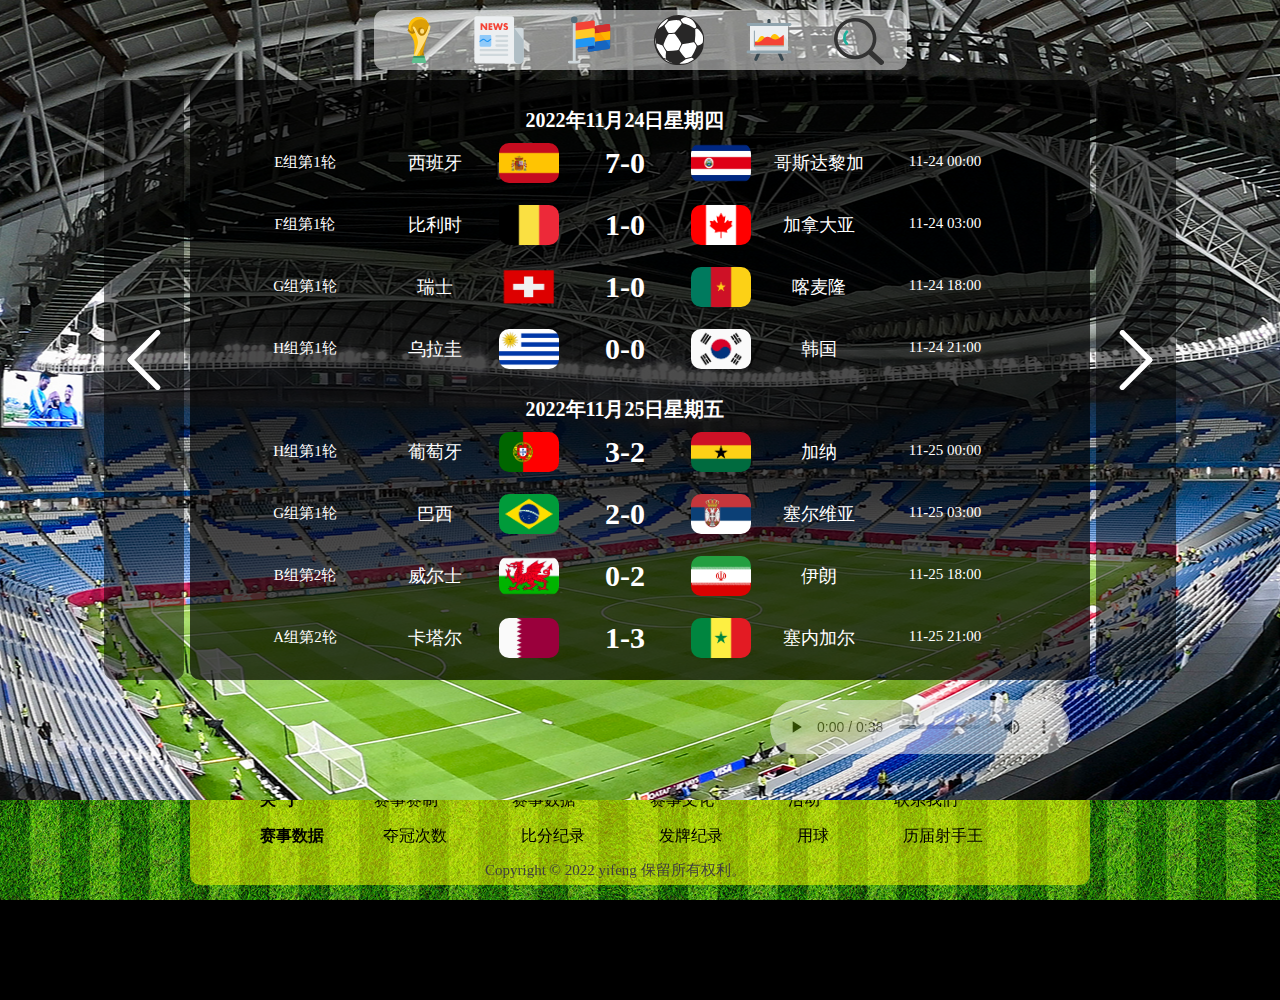
<file: index.html>
<!DOCTYPE html>
<html lang="utf-8">
<head>
<meta http-equiv="Content-Type" content="text/html; charset=UTF-8">
<title>Untitled Document</title>
</head>
<script>
location.replace("赛况页面/赛况.html");
</script>
<body>
</body>
</html>
</file>
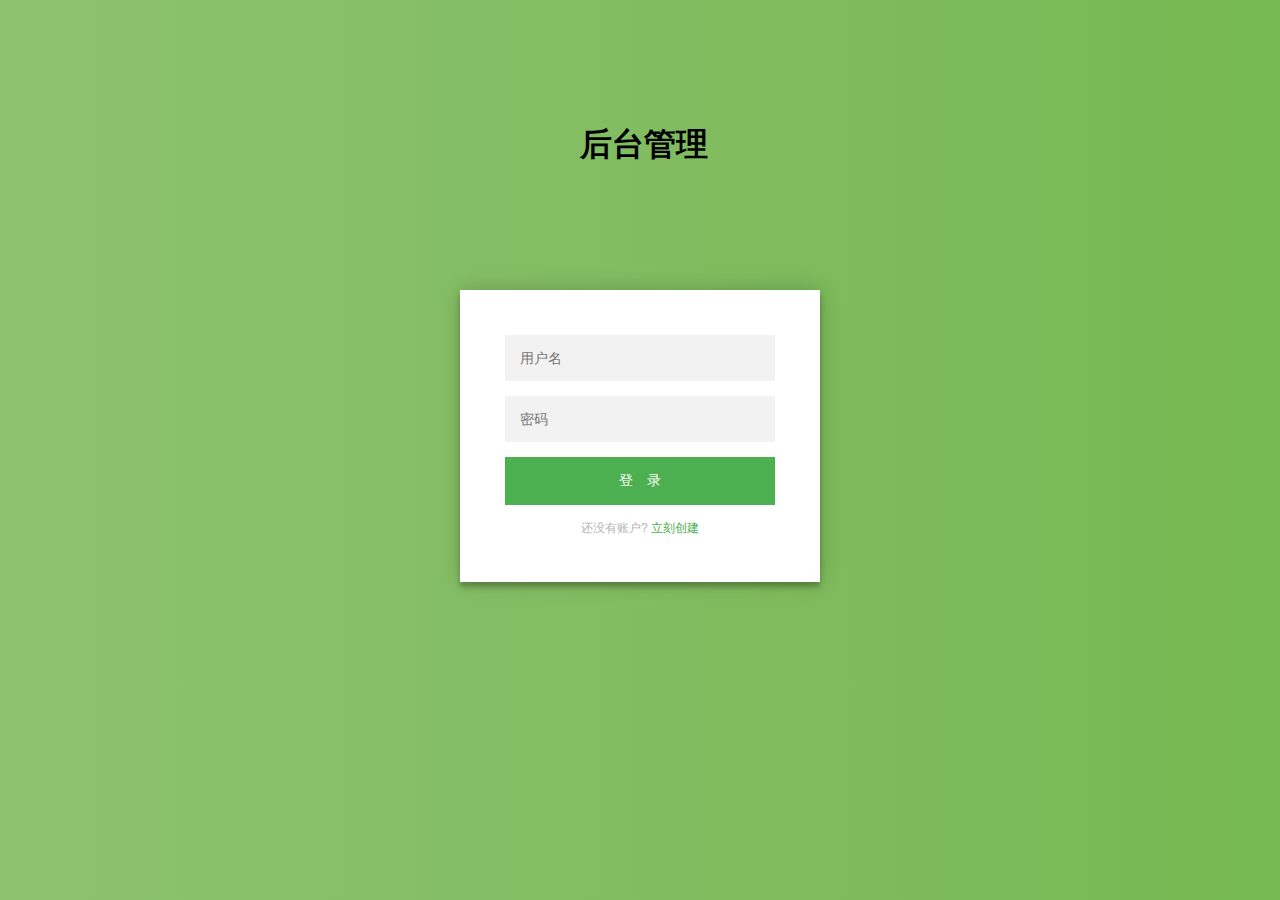
<file: admin/index.html>
<!DOCTYPE html>
<html lang="zh">
	<head>
	<meta charset="UTF-8">
	<meta http-equiv="X-UA-Compatible" content="IE=edge,chrome=1">
	<meta name="viewport" content="width=device-width, initial-scale=1.0">
	<title>带摇晃特效的扁平风格登录注册表单界面</title>
	<style type="text/css">
.login-page {
	width: 360px;
	padding: 8% 0 0;
	margin: auto;
}
.form {
	position: relative;
	z-index: 1;
	background: #FFFFFF;
	max-width: 360px;
	margin: 0 auto 100px;
	padding: 45px;
	text-align: center;
	box-shadow: 0 0 20px 0 rgba(0, 0, 0, 0.2), 0 5px 5px 0 rgba(0, 0, 0, 0.24);
}
.form input {
	font-family: "Roboto", sans-serif;
	outline: 0;
	background: #f2f2f2;
	width: 100%;
	border: 0;
	margin: 0 0 15px;
	padding: 15px;
	box-sizing: border-box;
	font-size: 14px;
}
.form button {
	font-family: "Microsoft YaHei", "Roboto", sans-serif;
	text-transform: uppercase;
	outline: 0;
	background: #4CAF50;
	width: 100%;
	border: 0;
	padding: 15px;
	color: #FFFFFF;
	font-size: 14px;
	-webkit-transition: all 0.3 ease;
	transition: all 0.3 ease;
	cursor: pointer;
}
.form button:hover, .form button:active, .form button:focus {
	background: #43A047;
}
.form .message {
	margin: 15px 0 0;
	color: #b3b3b3;
	font-size: 12px;
}
.form .message a {
	color: #4CAF50;
	text-decoration: none;
}
.form .register-form {
	display: none;
}
.container {
	position: relative;
	z-index: 1;
	max-width: 300px;
	margin: 0 auto;
}
.container:before, .container:after {
	content: "";
	display: block;
	clear: both;
}
.container .info {
	margin: 50px auto;
	text-align: center;
}
.container .info h1 {
	margin: 0 0 15px;
	padding: 0;
	font-size: 36px;
	font-weight: 300;
	color: #1a1a1a;
}
.container .info span {
	color: #4d4d4d;
	font-size: 12px;
}
.container .info span a {
	color: #000000;
	text-decoration: none;
}
.container .info span .fa {
	color: #EF3B3A;
}
body {
	background: #76b852; /* fallback for old browsers */
	background: -webkit-linear-gradient(right, #76b852, #8DC26F);
	background: -moz-linear-gradient(right, #76b852, #8DC26F);
	background: -o-linear-gradient(right, #76b852, #8DC26F);
	background: linear-gradient(to left, #76b852, #8DC26F);
	font-family: "Roboto", sans-serif;
	-webkit-font-smoothing: antialiased;
	-moz-osx-font-smoothing: grayscale;
}
.shake_effect {
	-webkit-animation-name: shake;
	animation-name: shake;
	-webkit-animation-duration: 1s;
	animation-duration: 1s;
}
 @-webkit-keyframes shake {
 from, to {
 -webkit-transform: translate3d(0, 0, 0);
 transform: translate3d(0, 0, 0);
}
 10%, 30%, 50%, 70%, 90% {
 -webkit-transform: translate3d(-10px, 0, 0);
 transform: translate3d(-10px, 0, 0);
}
 20%, 40%, 60%, 80% {
 -webkit-transform: translate3d(10px, 0, 0);
 transform: translate3d(10px, 0, 0);
}
}
 @keyframes shake {
 from, to {
 -webkit-transform: translate3d(0, 0, 0);
 transform: translate3d(0, 0, 0);
}
 10%, 30%, 50%, 70%, 90% {
 -webkit-transform: translate3d(-10px, 0, 0);
 transform: translate3d(-10px, 0, 0);
}
 20%, 40%, 60%, 80% {
 -webkit-transform: translate3d(10px, 0, 0);
 transform: translate3d(10px, 0, 0);
}
}
p.center {
	color: #fff;
	font-family: "Microsoft YaHei";
}
</style>
	</head>
	<body>
<div style="text-align:center;">
<p class="center">&nbsp;</p>
<p class="center">&nbsp;</p>
<p class="center">&nbsp;</p>
<h1 class="center">&nbsp;后台管理</h1>
</div>
<div id="wrapper" class="login-page">
		<div id="login_form" class="form">
		<form class="register-form">
				<input type="text" placeholder="用户名" id="r_user_name"/>
				<input type="password" placeholder="密码" id="r_password" />
				<input type="text" placeholder="电子邮件" id="r_emial"/>
				<button id="create">创建账户</button>
				<p class="message">已经有了一个账户? <a href="#">立刻登录</a></p>
			</form>
		<form class="login-form">
				<input type="text" placeholder="用户名" id="user_name"/>
				<input type="password" placeholder="密码" id="password"/>
				<button id="login">登　录</button>
				<p class="message">还没有账户? <a href="#">立刻创建</a></p>
			</form>
	</div>
	</div>
<script src="http://www.jq22.com/jquery/jquery-1.10.2.js"></script> 
<script type="text/javascript">
	function check_login()
	{
	 var name=$("#user_name").val();
	 var pass=$("#password").val();
	 if(name=="admin" && pass=="admin")
	 {
	  alert("登录成功！");
        location.replace("后台/index.html");
	  $("#user_name").val("");
	  $("#password").val("");

	 }
	 else
	 {
	  $("#login_form").removeClass('shake_effect');  
	  setTimeout(function()
	  {
	   $("#login_form").addClass('shake_effect')
	  },1);  
	 }
	}
	function check_register(){
		var name = $("#r_user_name").val();
		var pass = $("#r_password").val();
		var email = $("r_email").val();
		if(name!="" && pass=="" && email != "")
		 {
		  alert("注册成功！");
		  $("#user_name").val("");
		  $("#password").val("");
		 }
		 else
		 {
		  $("#login_form").removeClass('shake_effect');  
		  setTimeout(function()
		  {
		   $("#login_form").addClass('shake_effect')
		  },1);  
		 }
	}
	$(function(){
		$("#create").click(function(){
			check_register();
			return false;
		})
		$("#login").click(function(){
			check_login();
			return false;
		})
		$('.message a').click(function () {
		    $('form').animate({
		        height: 'toggle',
		        opacity: 'toggle'
		    }, 'slow');
		});
	})
	</script>
</body>
</html>
</file>
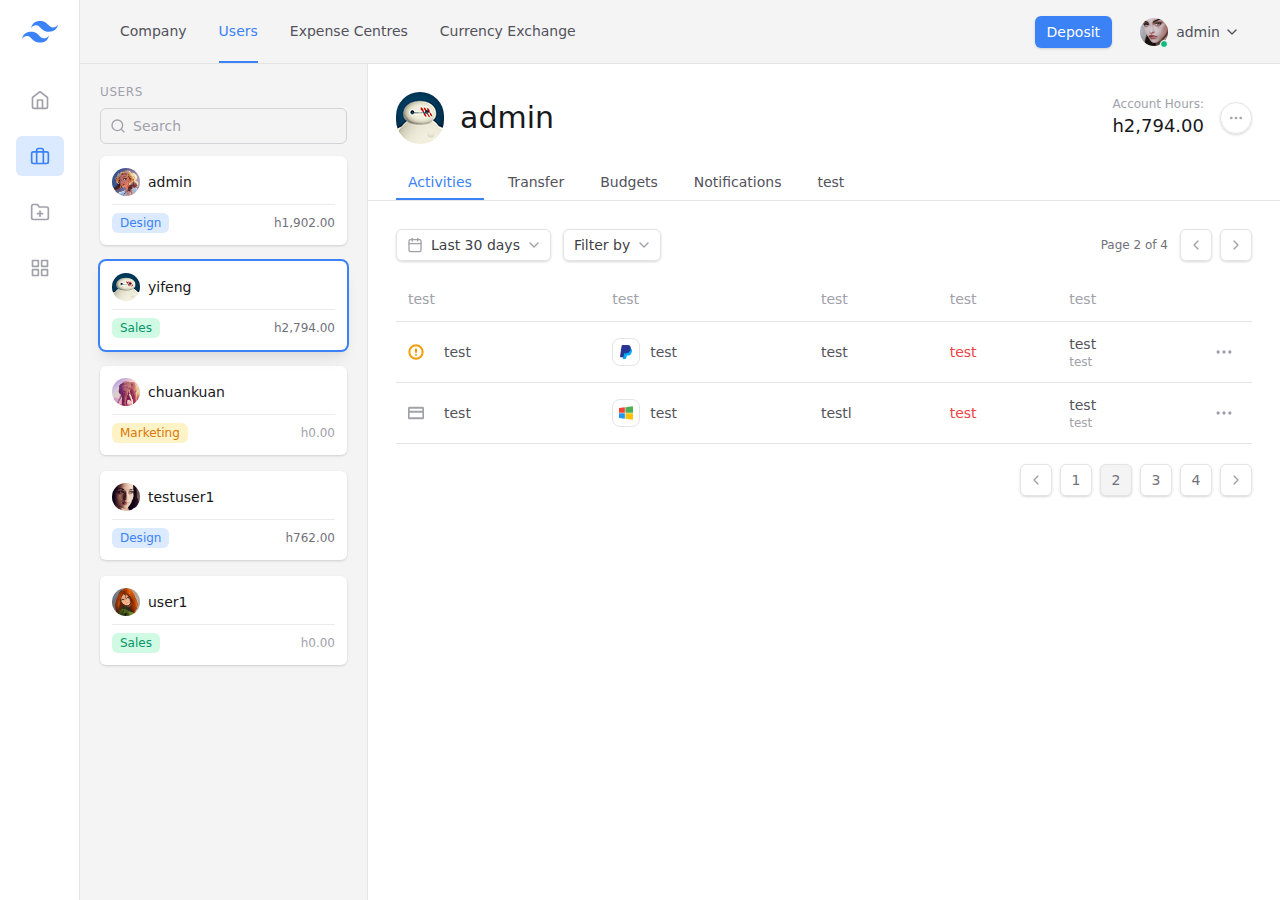
<file: admin/后台/index.html>
<!DOCTYPE html>
<html lang="en" >
<head>
  <meta charset="UTF-8">
  <title>后台管理</title>
  <link rel="stylesheet" href="./style.css">

</head>
<body>
<!-- partial:index.partial.html -->
<div class="bg-gray-100 dark:bg-gray-900 dark:text-white text-gray-600 h-screen flex overflow-hidden text-sm">
  <div class="bg-white dark:bg-gray-900 dark:border-gray-800 w-20 flex-shrink-0 border-r border-gray-200 flex-col hidden sm:flex">
    <div class="h-16 text-blue-500 flex items-center justify-center">
      <svg class="w-9" xmlns="http://www.w3.org/2000/svg" fill="none" viewBox="0 0 54 33">
        <path fill="currentColor" fill-rule="evenodd" d="M27 0c-7.2 0-11.7 3.6-13.5 10.8 2.7-3.6 5.85-4.95 9.45-4.05 2.054.513 3.522 2.004 5.147 3.653C30.744 13.09 33.808 16.2 40.5 16.2c7.2 0 11.7-3.6 13.5-10.8-2.7 3.6-5.85 4.95-9.45 4.05-2.054-.513-3.522-2.004-5.147-3.653C36.756 3.11 33.692 0 27 0zM13.5 16.2C6.3 16.2 1.8 19.8 0 27c2.7-3.6 5.85-4.95 9.45-4.05 2.054.514 3.522 2.004 5.147 3.653C17.244 29.29 20.308 32.4 27 32.4c7.2 0 11.7-3.6 13.5-10.8-2.7 3.6-5.85 4.95-9.45 4.05-2.054-.513-3.522-2.004-5.147-3.653C23.256 19.31 20.192 16.2 13.5 16.2z" clip-rule="evenodd" />
      </svg>
    </div>
    <div class="flex mx-auto flex-grow mt-4 flex-col text-gray-400 space-y-4">
      <button class="h-10 w-12 dark:text-gray-500 rounded-md flex items-center justify-center">
        <svg viewBox="0 0 24 24" class="h-5" stroke="currentColor" stroke-width="2" fill="none" stroke-linecap="round" stroke-linejoin="round">
          <path d="M3 9l9-7 9 7v11a2 2 0 0 1-2 2H5a2 2 0 0 1-2-2z"></path>
          <polyline points="9 22 9 12 15 12 15 22"></polyline>
        </svg>
      </button>
      <button class="h-10 w-12 dark:bg-gray-700 dark:text-white rounded-md flex items-center justify-center bg-blue-100 text-blue-500">
        <svg viewBox="0 0 24 24" class="h-5" stroke="currentColor" stroke-width="2" fill="none" stroke-linecap="round" stroke-linejoin="round">
          <rect x="2" y="7" width="20" height="14" rx="2" ry="2"></rect>
          <path d="M16 21V5a2 2 0 0 0-2-2h-4a2 2 0 0 0-2 2v16"></path>
        </svg>
      </button>
      <button class="h-10 w-12 dark:text-gray-500 rounded-md flex items-center justify-center">
        <svg viewBox="0 0 24 24" class="h-5" stroke="currentColor" stroke-width="2" fill="none" stroke-linecap="round" stroke-linejoin="round">
          <path d="M22 19a2 2 0 0 1-2 2H4a2 2 0 0 1-2-2V5a2 2 0 0 1 2-2h5l2 3h9a2 2 0 0 1 2 2z"></path>
          <line x1="12" y1="11" x2="12" y2="17"></line>
          <line x1="9" y1="14" x2="15" y2="14"></line>
        </svg>
      </button>
      <button class="h-10 w-12 dark:text-gray-500 rounded-md flex items-center justify-center">
        <svg viewBox="0 0 24 24" class="h-5" stroke="currentColor" stroke-width="2" fill="none" stroke-linecap="round" stroke-linejoin="round">
          <rect x="3" y="3" width="7" height="7"></rect>
          <rect x="14" y="3" width="7" height="7"></rect>
          <rect x="14" y="14" width="7" height="7"></rect>
          <rect x="3" y="14" width="7" height="7"></rect>
        </svg>
      </button>
    </div>
  </div>
  <div class="flex-grow overflow-hidden h-full flex flex-col">
    <div class="h-16 lg:flex w-full border-b border-gray-200 dark:border-gray-800 hidden px-10">
      <div class="flex h-full text-gray-600 dark:text-gray-400">
        <a href="#" class="cursor-pointer h-full border-b-2 border-transparent inline-flex items-center mr-8">Company</a>
        <a href="#" class="cursor-pointer h-full border-b-2 border-blue-500 text-blue-500 dark:text-white dark:border-white inline-flex mr-8 items-center">Users</a>
        <a href="#" class="cursor-pointer h-full border-b-2 border-transparent inline-flex items-center mr-8">Expense Centres</a>
        <a href="#" class="cursor-pointer h-full border-b-2 border-transparent inline-flex items-center">Currency Exchange</a>
      </div>
      <div class="ml-auto flex items-center space-x-7">
        <button class="h-8 px-3 rounded-md shadow text-white bg-blue-500">Deposit</button>

        <button class="flex items-center">
          <span class="relative flex-shrink-0">
            <img class="w-7 h-7 rounded-full" src="img/t1.png" alt="profile" />
            <span class="absolute right-0 -mb-0.5 bottom-0 w-2 h-2 rounded-full bg-green-500 border border-white dark:border-gray-900"></span>
          </span>
          <span class="ml-2">admin</span>
          <svg viewBox="0 0 24 24" class="w-4 ml-1 flex-shrink-0" stroke="currentColor" stroke-width="2" fill="none" stroke-linecap="round" stroke-linejoin="round">
            <polyline points="6 9 12 15 18 9"></polyline>
          </svg>
        </button>
      </div>
    </div>
    <div class="flex-grow flex overflow-x-hidden">
      <div class="xl:w-72 w-48 flex-shrink-0 border-r border-gray-200 dark:border-gray-800 h-full overflow-y-auto lg:block hidden p-5">
        <div class="text-xs text-gray-400 tracking-wider">USERS</div>
        <div class="relative mt-2">
          <input type="text" class="pl-8 h-9 bg-transparent border border-gray-300 dark:border-gray-700 dark:text-white w-full rounded-md text-sm" placeholder="Search" />
          <svg viewBox="0 0 24 24" class="w-4 absolute text-gray-400 top-1/2 transform translate-x-0.5 -translate-y-1/2 left-2" stroke="currentColor" stroke-width="2" fill="none" stroke-linecap="round" stroke-linejoin="round">
            <circle cx="11" cy="11" r="8"></circle>
            <line x1="21" y1="21" x2="16.65" y2="16.65"></line>
          </svg>
        </div>
        <div class="space-y-4 mt-3">
          <button class="bg-white p-3 w-full flex flex-col rounded-md dark:bg-gray-800 shadow">
            <div class="flex xl:flex-row flex-col items-center font-medium text-gray-900 dark:text-white pb-2 mb-2 xl:border-b border-gray-200 border-opacity-75 dark:border-gray-700 w-full">
              <img src="img/t3.png" class="w-7 h-7 mr-2 rounded-full" alt="profile" />
              admin
            </div>
            <div class="flex items-center w-full">
              <div class="text-xs py-1 px-2 leading-none dark:bg-gray-900 bg-blue-100 text-blue-500 rounded-md">Design</div>
              <div class="ml-auto text-xs text-gray-500">h1,902.00</div>
            </div>
          </button>
          <button class="bg-white p-3 w-full flex flex-col rounded-md dark:bg-gray-800 shadow-lg relative ring-2 ring-blue-500 focus:outline-none">
            <div class="flex xl:flex-row flex-col items-center font-medium text-gray-900 dark:text-white pb-2 mb-2 xl:border-b border-gray-200 border-opacity-75 dark:border-gray-700 w-full">
              <img src="img/t.png" class="w-7 h-7 mr-2 rounded-full" alt="profile" />
              yifeng
            </div>
            <div class="flex items-center w-full">
              <div class="text-xs py-1 px-2 leading-none dark:bg-gray-900 bg-green-100 text-green-600 rounded-md">Sales</div>
              <div class="ml-auto text-xs text-gray-500">h2,794.00</div>
            </div>
          </button>
          <button class="bg-white p-3 w-full flex flex-col rounded-md dark:bg-gray-800 shadow">
            <div class="flex xl:flex-row flex-col items-center font-medium text-gray-900 dark:text-white pb-2 mb-2 xl:border-b border-gray-200 border-opacity-75 dark:border-gray-700 w-full">
              <img src="img/t2.png" class="w-7 h-7 mr-2 rounded-full" alt="profile" />
              chuankuan
            </div>
            <div class="flex items-center w-full">
              <div class="text-xs py-1 px-2 leading-none dark:bg-gray-900 bg-yellow-100 text-yellow-600 rounded-md">Marketing</div>
              <div class="ml-auto text-xs text-gray-400">h0.00</div>
            </div>
          </button>
          <button class="bg-white p-3 w-full flex flex-col rounded-md dark:bg-gray-800 shadow">
            <div class="flex xl:flex-row flex-col items-center font-medium text-gray-900 dark:text-white pb-2 mb-2 xl:border-b border-gray-200 border-opacity-75 dark:border-gray-700 w-full">
              <img src="img/t4.png" class="w-7 h-7 mr-2 rounded-full" alt="profile" />
              testuser1
            </div>
            <div class="flex items-center w-full">
              <div class="text-xs py-1 px-2 leading-none dark:bg-gray-900 bg-blue-100 text-blue-500 rounded-md">Design</div>
              <div class="ml-auto text-xs text-gray-500">h762.00</div>
            </div>
          </button>
          <button class="bg-white p-3 w-full flex flex-col rounded-md dark:bg-gray-800 shadow">
            <div class="flex xl:flex-row flex-col items-center font-medium text-gray-900 dark:text-white pb-2 mb-2 xl:border-b border-gray-200 border-opacity-75 dark:border-gray-700 w-full">
              <img src="img/t5.png" class="w-7 h-7 mr-2 rounded-full" alt="profile" />
              user1
            </div>
            <div class="flex items-center w-full">
              <div class="text-xs py-1 px-2 leading-none dark:bg-gray-900 bg-green-100 text-green-600 rounded-md">Sales</div>
              <div class="ml-auto text-xs text-gray-400">h0.00</div>
            </div>
          </button>
        </div>
      </div>
      <div class="flex-grow bg-white dark:bg-gray-900 overflow-y-auto">
        <div class="sm:px-7 sm:pt-7 px-4 pt-4 flex flex-col w-full border-b border-gray-200 bg-white dark:bg-gray-900 dark:text-white dark:border-gray-800 sticky top-0">
          <div class="flex w-full items-center">
            <div class="flex items-center text-3xl text-gray-900 dark:text-white">
              <img src="img/t.png" class="w-12 mr-4 rounded-full" alt="profile" />
              admin
            </div>
            <div class="ml-auto sm:flex hidden items-center justify-end">
              <div class="text-right">
                <div class="text-xs text-gray-400 dark:text-gray-400">Account Hours:</div>
                <div class="text-gray-900 text-lg dark:text-white">h2,794.00</div>
              </div>
              <button class="w-8 h-8 ml-4 text-gray-400 shadow dark:text-gray-400 rounded-full flex items-center justify-center border border-gray-200 dark:border-gray-700">
                <svg viewBox="0 0 24 24" class="w-4" stroke="currentColor" stroke-width="2" fill="none" stroke-linecap="round" stroke-linejoin="round">
                  <circle cx="12" cy="12" r="1"></circle>
                  <circle cx="19" cy="12" r="1"></circle>
                  <circle cx="5" cy="12" r="1"></circle>
                </svg>
              </button>
            </div>
          </div>
          <div class="flex items-center space-x-3 sm:mt-7 mt-4">
            <a href="#" class="px-3 border-b-2 border-blue-500 text-blue-500 dark:text-white dark:border-white pb-1.5">Activities</a>
            <a href="#" class="px-3 border-b-2 border-transparent text-gray-600 dark:text-gray-400 pb-1.5">Transfer</a>
            <a href="#" class="px-3 border-b-2 border-transparent text-gray-600 dark:text-gray-400 pb-1.5 sm:block hidden">Budgets</a>
            <a href="#" class="px-3 border-b-2 border-transparent text-gray-600 dark:text-gray-400 pb-1.5 sm:block hidden">Notifications</a>
            <a href="#" class="px-3 border-b-2 border-transparent text-gray-600 dark:text-gray-400 pb-1.5 sm:block hidden">test</a>
          </div>
        </div>
        <div class="sm:p-7 p-4">
          <div class="flex w-full items-center mb-7">
            <button class="inline-flex mr-3 items-center h-8 pl-2.5 pr-2 rounded-md shadow text-gray-700 dark:text-gray-400 dark:border-gray-800 border border-gray-200 leading-none py-0">
              <svg viewBox="0 0 24 24" class="w-4 mr-2 text-gray-400 dark:text-gray-600" stroke="currentColor" stroke-width="2" fill="none" stroke-linecap="round" stroke-linejoin="round">
                <rect x="3" y="4" width="18" height="18" rx="2" ry="2"></rect>
                <line x1="16" y1="2" x2="16" y2="6"></line>
                <line x1="8" y1="2" x2="8" y2="6"></line>
                <line x1="3" y1="10" x2="21" y2="10"></line>
              </svg>
              Last 30 days
              <svg viewBox="0 0 24 24" class="w-4 ml-1.5 text-gray-400 dark:text-gray-600" stroke="currentColor" stroke-width="2" fill="none" stroke-linecap="round" stroke-linejoin="round">
                <polyline points="6 9 12 15 18 9"></polyline>
              </svg>
            </button>
            <button class="inline-flex items-center h-8 pl-2.5 pr-2 rounded-md shadow text-gray-700 dark:text-gray-400 dark:border-gray-800 border border-gray-200 leading-none py-0">
              Filter by
              <svg viewBox="0 0 24 24" class="w-4 ml-1.5 text-gray-400 dark:text-gray-600" stroke="currentColor" stroke-width="2" fill="none" stroke-linecap="round" stroke-linejoin="round">
                <polyline points="6 9 12 15 18 9"></polyline>
              </svg>
            </button>
            <div class="ml-auto text-gray-500 text-xs sm:inline-flex hidden items-center">
              <span class="mr-3">Page 2 of 4</span>
              <button class="inline-flex mr-2 items-center h-8 w-8 justify-center text-gray-400 rounded-md shadow border border-gray-200 dark:border-gray-800 leading-none py-0">
                <svg class="w-4" viewBox="0 0 24 24" stroke="currentColor" stroke-width="2" fill="none" stroke-linecap="round" stroke-linejoin="round">
                  <polyline points="15 18 9 12 15 6"></polyline>
                </svg>
              </button>
              <button class="inline-flex items-center h-8 w-8 justify-center text-gray-400 rounded-md shadow border border-gray-200 dark:border-gray-800 leading-none py-0">
                <svg class="w-4" viewBox="0 0 24 24" stroke="currentColor" stroke-width="2" fill="none" stroke-linecap="round" stroke-linejoin="round">
                  <polyline points="9 18 15 12 9 6"></polyline>
                </svg>
              </button>
            </div>
          </div>
          <table class="w-full text-left">
            <thead>
              <tr class="text-gray-400">
                <th class="font-normal px-3 pt-0 pb-3 border-b border-gray-200 dark:border-gray-800">test</th>
                <th class="font-normal px-3 pt-0 pb-3 border-b border-gray-200 dark:border-gray-800">test</th>
                <th class="font-normal px-3 pt-0 pb-3 border-b border-gray-200 dark:border-gray-800 hidden md:table-cell">test</th>
                <th class="font-normal px-3 pt-0 pb-3 border-b border-gray-200 dark:border-gray-800">test</th>
                <th class="font-normal px-3 pt-0 pb-3 border-b border-gray-200 dark:border-gray-800 sm:text-gray-400 text-white">test</th>
              </tr>
            </thead>
            <tbody class="text-gray-600 dark:text-gray-100">
              <tr>
                <td class="sm:p-3 py-2 px-1 border-b border-gray-200 dark:border-gray-800">
                  <div class="flex items-center">
                    <svg viewBox="0 0 24 24" class="w-4 mr-5 text-yellow-500" stroke="currentColor" stroke-width="3" fill="none" stroke-linecap="round" stroke-linejoin="round">
                      <circle cx="12" cy="12" r="10"></circle>
                      <line x1="12" y1="8" x2="12" y2="12"></line>
                      <line x1="12" y1="16" x2="12.01" y2="16"></line>
                    </svg>
                    test
                  </div>
                </td>
                <td class="sm:p-3 py-2 px-1 border-b border-gray-200 dark:border-gray-800">
                  <div class="flex items-center">
                    <svg xmlns="http://www.w3.org/2000/svg" viewBox="0 0 512.001 512.001" class="w-7 h-7 p-1.5 mr-2.5 rounded-lg border border-gray-200 dark:border-gray-800">
                      <path fill="#03a9f4" d="M425.457 117.739c-3.121-1.838-6.961-1.966-10.197-.341-3.231 1.629-5.416 4.786-5.803 8.384-.384 3.499-.981 6.997-1.728 10.667-20.885 94.784-62.827 140.885-128.256 140.885h-96c-5.062.009-9.42 3.574-10.432 8.533l-32 149.995-5.717 38.187c-3.287 17.365 8.125 34.107 25.489 37.394 1.915.362 3.858.549 5.807.558h64.213c14.718.045 27.55-10 31.04-24.299l25.941-103.701h55.659c65.685 0 111.083-52.373 127.829-147.477 11.054-45.286-7.234-92.668-45.845-118.785z" />
                      <path fill="#283593" d="M405.339 38.017C384.261 14.108 354.012.286 322.139.001h-176.64C119.064-.141 96.558 19.2 92.721 45.355L37.873 411.243c-2.627 17.477 9.41 33.774 26.887 36.402 1.586.239 3.189.357 4.793.356h81.92c5.062-.009 9.42-3.574 10.432-8.533l30.187-140.8h87.467c75.904 0 126.059-53.056 149.099-157.867.926-4.178 1.638-8.4 2.133-12.651 5.348-32.335-3.981-65.372-25.452-90.133z" />
                    </svg>
                    test
                  </div>
                </td>
                <td class="sm:p-3 py-2 px-1 border-b border-gray-200 dark:border-gray-800 md:table-cell hidden">test</td>
                <td class="sm:p-3 py-2 px-1 border-b border-gray-200 dark:border-gray-800 text-red-500">test</td>
                <td class="sm:p-3 py-2 px-1 border-b border-gray-200 dark:border-gray-800">
                  <div class="flex items-center">
                    <div class="sm:flex hidden flex-col">
                      test
                      <div class="text-gray-400 text-xs">test</div>
                    </div>
                    <button class="w-8 h-8 inline-flex items-center justify-center text-gray-400 ml-auto">
                      <svg viewBox="0 0 24 24" class="w-5" stroke="currentColor" stroke-width="2" fill="none" stroke-linecap="round" stroke-linejoin="round">
                        <circle cx="12" cy="12" r="1"></circle>
                        <circle cx="19" cy="12" r="1"></circle>
                        <circle cx="5" cy="12" r="1"></circle>
                      </svg>
                    </button>
                  </div>
                </td>
              </tr>
              <tr>
                <td class="sm:p-3 py-2 px-1 border-b border-gray-200 dark:border-gray-800">
                  <div class="flex items-center">
                    <svg viewBox="0 0 24 24" class="w-4 mr-5 text-gray-400" stroke="currentColor" stroke-width="3" fill="none" stroke-linecap="round" stroke-linejoin="round">
                      <rect x="1" y="4" width="22" height="16" rx="2" ry="2"></rect>
                      <line x1="1" y1="10" x2="23" y2="10"></line>
                    </svg>
                    test
                  </div>
                </td>
                <td class="sm:p-3 py-2 px-1 border-b border-gray-200 dark:border-gray-800">
                  <div class="flex items-center">
                    <svg xmlns="http://www.w3.org/2000/svg" viewBox="0 0 512 512" class="w-7 h-7 p-1.5 mr-2.5 rounded-lg border border-gray-200 dark:border-gray-800">
                      <path fill="#f44336" d="M201.302 49.754l-192 24.939C3.949 75.384-.044 79.963 0 85.36v149.333c0 5.891 4.776 10.667 10.667 10.667h192c5.891 0 10.667-4.776 10.667-10.667V60.314c-.004-3.064-1.325-5.978-3.627-8-2.319-1.994-5.368-2.923-8.405-2.56z" />
                      <path fill="#4caf50" d="M508.374 13.36c-2.286-2.06-5.35-3.032-8.405-2.667l-256 33.387c-5.352.691-9.346 5.27-9.301 10.667v179.947c0 5.891 4.776 10.667 10.667 10.667h256c5.891 0 10.667-4.776 10.667-10.667V21.36c-.005-3.064-1.327-5.978-3.628-8z" />
                      <path fill="#2196f3" d="M202.667 266.693h-192C4.776 266.693 0 271.469 0 277.36v149.333c-.044 5.397 3.949 9.976 9.301 10.667l192 25.045c.455.031.911.031 1.365 0 5.891 0 10.667-4.776 10.667-10.667V277.36c.001-5.891-4.775-10.667-10.666-10.667z" />
                      <path fill="#ffc107" d="M501.334 266.693h-256c-5.891 0-10.667 4.776-10.667 10.667v179.947c-.044 5.397 3.949 9.976 9.301 10.667l256 33.387c.455.031.911.031 1.365 0 5.891 0 10.667-4.776 10.667-10.667V277.36c0-5.891-4.775-10.667-10.666-10.667z" />
                    </svg>
                    test
                  </div>
                </td>
                <td class="sm:p-3 py-2 px-1 border-b border-gray-200 dark:border-gray-800 md:table-cell hidden">testl</td>
                <td class="sm:p-3 py-2 px-1 border-b border-gray-200 dark:border-gray-800 text-red-500">test</td>
                <td class="sm:p-3 py-2 px-1 border-b border-gray-200 dark:border-gray-800">
                  <div class="flex items-center">
                    <div class="sm:flex hidden flex-col">
                      test
                      <div class="text-gray-400 text-xs">test</div>
                    </div>
                    <button class="w-8 h-8 inline-flex items-center justify-center text-gray-400 ml-auto">
                      <svg viewBox="0 0 24 24" class="w-5" stroke="currentColor" stroke-width="2" fill="none" stroke-linecap="round" stroke-linejoin="round">
                        <circle cx="12" cy="12" r="1"></circle>
                        <circle cx="19" cy="12" r="1"></circle>
                        <circle cx="5" cy="12" r="1"></circle>
                      </svg>
                    </button>
                  </div>
                </td>
              </tr>

            </tbody>
          </table>
          <div class="flex w-full mt-5 space-x-2 justify-end">
            <button class="inline-flex items-center h-8 w-8 justify-center text-gray-400 rounded-md shadow border border-gray-200 dark:border-gray-800 leading-none">
              <svg class="w-4" viewBox="0 0 24 24" stroke="currentColor" stroke-width="2" fill="none" stroke-linecap="round" stroke-linejoin="round">
                <polyline points="15 18 9 12 15 6"></polyline>
              </svg>
            </button>
            <button class="inline-flex items-center h-8 w-8 justify-center text-gray-500 rounded-md shadow border border-gray-200 dark:border-gray-800 leading-none">1</button>
            <button class="inline-flex items-center h-8 w-8 justify-center text-gray-500 rounded-md shadow border border-gray-200 dark:border-gray-800 bg-gray-100 dark:bg-gray-800 dark:text-white leading-none">2</button>
            <button class="inline-flex items-center h-8 w-8 justify-center text-gray-500 rounded-md shadow border border-gray-200 dark:border-gray-800 leading-none">3</button>
            <button class="inline-flex items-center h-8 w-8 justify-center text-gray-500 rounded-md shadow border border-gray-200 dark:border-gray-800 leading-none">4</button>
            <button class="inline-flex items-center h-8 w-8 justify-center text-gray-400 rounded-md shadow border border-gray-200 dark:border-gray-800 leading-none">
              <svg class="w-4" viewBox="0 0 24 24" stroke="currentColor" stroke-width="2" fill="none" stroke-linecap="round" stroke-linejoin="round">
                <polyline points="9 18 15 12 9 6"></polyline>
              </svg>
            </button>
          </div>
        </div>
      </div>
    </div>
  </div>
</div>
<!-- partial -->
  
</body>
</html>
</file>
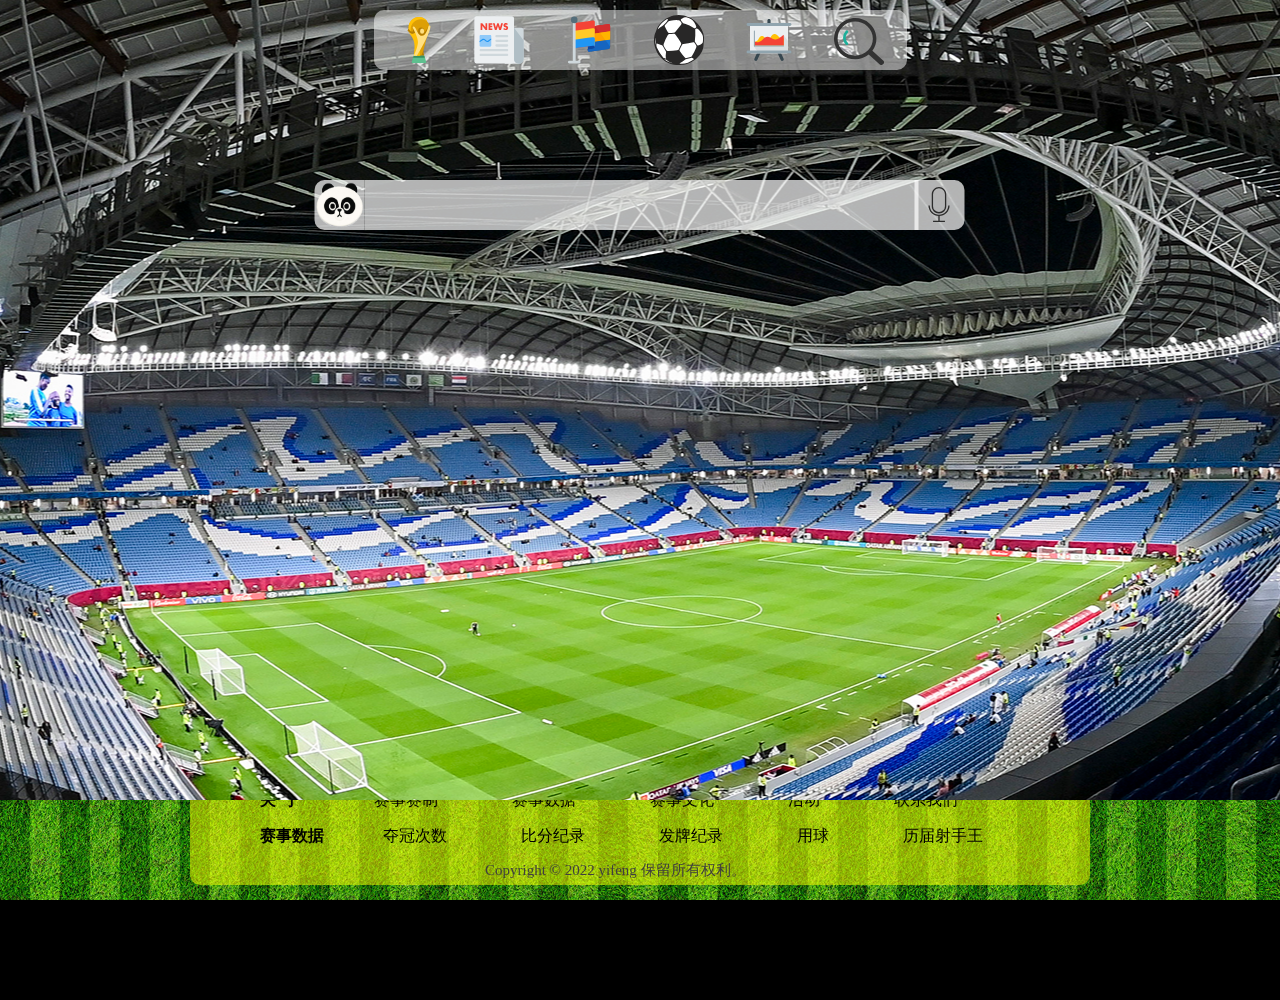
<file: 搜索页面/搜索.html>
<!doctype html>
<html>
<head>
<meta charset="utf-8">
<title>搜索</title>
<link rel="stylesheet" href="../导航栏/导航栏.css">
<link rel="stylesheet" href="主体内容/主体内容.css">
<link rel="stylesheet" href="../页尾/页尾.css">
</head>

<script type="text/javascript" src="js/mymouse.js" id="mymouse"></script>

<body>
	<div class="xsearchbackground"><div class="xpandabrand1"><img src="主体内容/商标/PANDA.gif" class="xpandabrandimg"></div><form name="search" method="get" action="#"  ><input name="something" type="text" size="100" class="xsearch"/></form>
		<div class="xpandabrand2"><img src="主体内容/按钮/voice.svg" class="xspeaker"></div></div>
	<div class="xbackground"></div>
	
	
 
  
	<div id="xmain">
		<ul type="none">
			<div id="xlabel1"><a href="../赛况页面/赛况.html"><img src="../导航栏/图标/World Cup.svg" id="ximg1"></a></div>
			<div id="xlabel2"><a href="../新闻页面/新闻.html"><img src="../导航栏/图标/新闻.svg" id="ximg2"></a></div>
			<div id="xlabel3"><a href="../球队页面/球队.html"><img src="../导航栏/图标/旗子.svg" id="ximg3"></a></div>
			<div id="xlabel4"><a href="../玩家页面/玩家.html"><img src="../导航栏/图标/足球.svg" id="ximg4"></a></div>
			<div id="xlabel5"><a href="../图片页面/图片.html"><img src="../导航栏/图标/ppt.svg" id="ximg5"></a></div>
			<div id="xlabel6"><a href="搜索.html"><img src="../导航栏/图标/搜索.svg" id="ximg6"></a></div>
		</ul>
	</div>
    
    
    <div class="mtouming"></div>
       <div class="xfooter">
		<div class="xcompany">
			<div><a href="https://www.coca-cola.com.cn/"><img class="ximg1" style="margin-left: 50px;" src="../页尾/商标/Coca-Cola.svg"></a></div>
			<div><a href="https://www.adidas.com.cn/"><img class="ximg1" src="../页尾/商标/阿迪达斯.svg"></a></div>
			<div><a href="https://www.xiaomi.cn/"><img class="ximg1" src="../页尾/商标/小米logo.svg"></a></div>
			<div><a href="https://www.vivo.com.cn/"><img class="ximg1" src="../页尾/商标/vivo logo.svg"></a></div>
			<div><a href="https://www.microsoft.com/zh-cn/"><img class="ximg1" src="../页尾/商标/微软.svg"></a></div>
			<div><a href="https://www.intel.cn/content/www/cn/zh/homepage.html"><img class="ximg1" src="../页尾/商标/intel.svg"></a></div>
			<div><a href="https://www.benchsci.com//"><img class="ximg1" src="../页尾/商标/奔驰.svg"></a></div>
			<div><a href="https://www.visa.com.cn/"><img class="ximg1" src="../页尾/商标/visa.svg"></a></div>
		</div>
		<div class="xmessage">
			<div class="xmess1">
				<a href="https://baike.baidu.com/item/2022%E5%B9%B4%E5%8D%A1%E5%A1%94%E5%B0%94%E4%B8%96%E7%95%8C%E6%9D%AF/10120955" style="font-weight:900;">关&nbsp;&nbsp;于</a>
				<a href="#">赛事赛制</a>
				<a href="https://www.apple.com/cn/sitemap/">赛事数据</a>
				<a href="#">赛事文化</a>
				<a href="#">活动</a>
				<a href="../admin/index.html">联系我们</a>
			</div>
			<div class="xmess2">
				<a href="#" style="font-weight:900;">赛事数据</a>
				<a href="#" style="margin-left: 55px;">夺冠次数</a>
				<a href="#">比分纪录</a>
				<a href="#">发牌纪录</a>
				<a href="#"> 用球</a>
				<a href="#">历届射手王</a>
			</div>
		</div>
		<div class="xsponsor"><font>赞助商</font></div>
		   <div class="xarea"><font>赞助商</font></div>
		<div class="xpanda"><a class="xpandaa">Copyright © 2022 yifeng 保留所有权利。</a></div>
	</div>
	<div class="xfooterbackground"></div>
	<div class="xcover"></div>
</body>
</html>
</file>
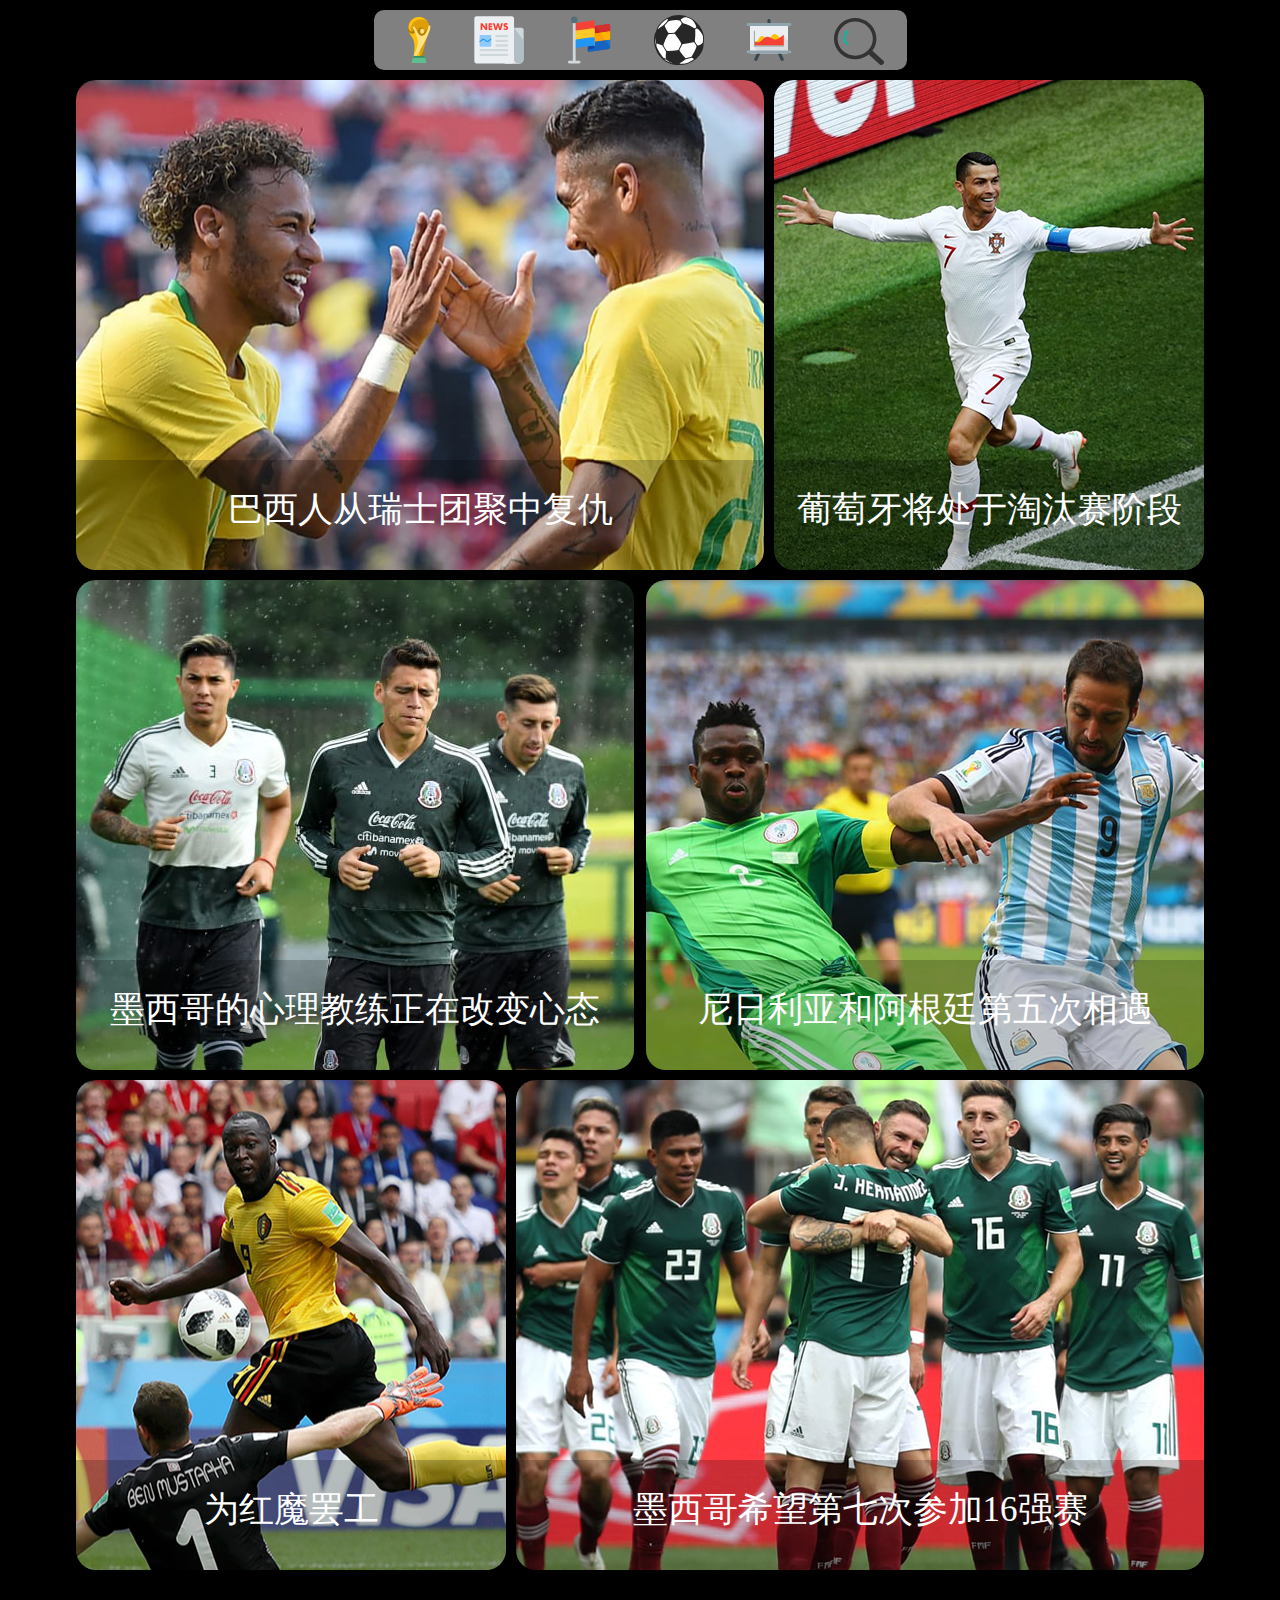
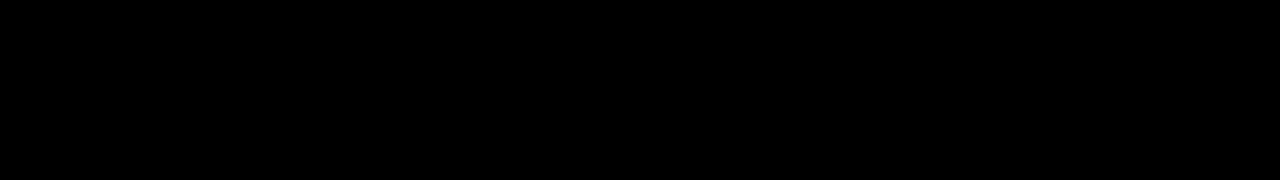
<file: 新闻页面/新闻.html>
<!DOCTYPE html PUBLIC "-//W3C//DTD XHTML 1.0 Transitional//EN" "http://www.w3.org/TR/xhtml1/DTD/xhtml1-transitional.dtd">
<html xmlns="http://www.w3.org/1999/xhtml">
<head>
<meta http-equiv="Content-Type" content="text/html; charset=utf-8" />
<title>新闻</title>
<link rel="stylesheet" href="../导航栏/导航栏.css">
<link rel="stylesheet" href="主体内容/主体内容.css">
<link rel="stylesheet" href="../页尾/页尾.css">
</head>

<script type="text/javascript" src="js/mymouse.js" id="mymouse"></script>

<body>
<div class="maxdiv"></div>
 <div class="mbig1">
                         <a href="#"><div class="msmall1"> 
                                    <div class="mlink1"><p class="mtitle">巴西人从瑞士团聚中复仇</p></div>
                                                       </div></a>
                         <a href="#"><div class="msmall2">
                                     <div class="mlink2"><p class="mtitle">葡萄牙将处于淘汰赛阶段</p></div>
                         </div>  </a>
      </div>
             
       <div class="mbig2">
                         <a href="#"><div class="msmall3">
                                    <div class="mlink3"><p class="mtitle">墨西哥的心理教练正在改变心态</p></div>
                         </div></a>
                         <a href="#"><div class="msmall4">
                                    <div class="mlink4"><p class="mtitle">尼日利亚和阿根廷第五次相遇</p></div>
                         </div></a>
       </div>      
      
       <div class="mbig3">
                        <a href="#"><div class="msmall5">
                                    <div class="mlink5"><p class="mtitle">为红魔罢工</p></div>
                        </div></a>
                        <a href="#"><div class="msmall6">
                                    <div class="mlink6"><p class="mtitle">墨西哥希望第七次参加16强赛</p></div>
                        </div></a>
       </div>



<div id="xmain">
		<ul type="none">
			<div id="xlabel1"><a href="../赛况页面/赛况.html"><img src="../导航栏/图标/World Cup.svg" id="ximg1"></a></div>
			<div id="xlabel2"><a href="../新闻页面/新闻.html"><img src="../导航栏/图标/新闻.svg" id="ximg2"></a></div>
			<div id="xlabel3"><a href="../球队页面/球队.html"><img src="../导航栏/图标/旗子.svg" id="ximg3"></a></div>
			<div id="xlabel4"><a href="../玩家页面/玩家.html"><img src="../导航栏/图标/足球.svg" id="ximg4"></a></div>
			<div id="xlabel5"><a href="../图片页面/图片.html"><img src="../导航栏/图标/ppt.svg" id="ximg5"></a></div>
			<div id="xlabel6"><a href="../搜索页面/搜索.html"><img src="../导航栏/图标/搜索.svg" id="ximg6"></a></div>
		</ul>
	</div>
    
    
    
    
     
             
             
         <div class="mtouming"></div>
        <div class="xfooter">
		<div class="xcompany">
			<div><a href="https://www.coca-cola.com.cn/"><img class="ximg1" style="margin-left: 50px;" src="../页尾/商标/Coca-Cola.svg"></a></div>
			<div><a href="https://www.adidas.com.cn/"><img class="ximg1" src="../页尾/商标/阿迪达斯.svg"></a></div>
			<div><a href="https://www.xiaomi.cn/"><img class="ximg1" src="../页尾/商标/小米logo.svg"></a></div>
			<div><a href="https://www.vivo.com.cn/"><img class="ximg1" src="../页尾/商标/vivo logo.svg"></a></div>
			<div><a href="https://www.microsoft.com/zh-cn/"><img class="ximg1" src="../页尾/商标/微软.svg"></a></div>
			<div><a href="https://www.intel.cn/content/www/cn/zh/homepage.html"><img class="ximg1" src="../页尾/商标/intel.svg"></a></div>
			<div><a href="https://www.benchsci.com//"><img class="ximg1" src="../页尾/商标/奔驰.svg"></a></div>
			<div><a href="https://www.visa.com.cn/"><img class="ximg1" src="../页尾/商标/visa.svg"></a></div>
		</div>
		<div class="xmessage">
			<div class="xmess1">
				<a href="https://baike.baidu.com/item/2022%E5%B9%B4%E5%8D%A1%E5%A1%94%E5%B0%94%E4%B8%96%E7%95%8C%E6%9D%AF/10120955" style="font-weight:900;">关&nbsp;&nbsp;于</a>
				<a href="#">赛事赛制</a>
				<a href="https://www.apple.com/cn/sitemap/">赛事数据</a>
				<a href="#">赛事文化</a>
				<a href="#">活动</a>
				<a href="../admin/index.html">联系我们</a>
			</div>
			<div class="xmess2">
				<a href="#" style="font-weight:900;">赛事数据</a>
				<a href="#" style="margin-left: 55px;">夺冠次数</a>
				<a href="#">比分纪录</a>
				<a href="#">发牌纪录</a>
				<a href="#"> 用球</a>
				<a href="#">历届射手王</a>
			</div>
		</div>
		<div class="xsponsor"><font>赞助商</font></div>
		   <div class="xarea"><font>赞助商</font></div>
		<div class="xpanda"><a class="xpandaa">Copyright © 2022 yifeng 保留所有权利。</a></div>
	</div>
	<div class="xfooterbackground"></div>


</body>
</html>
</file>
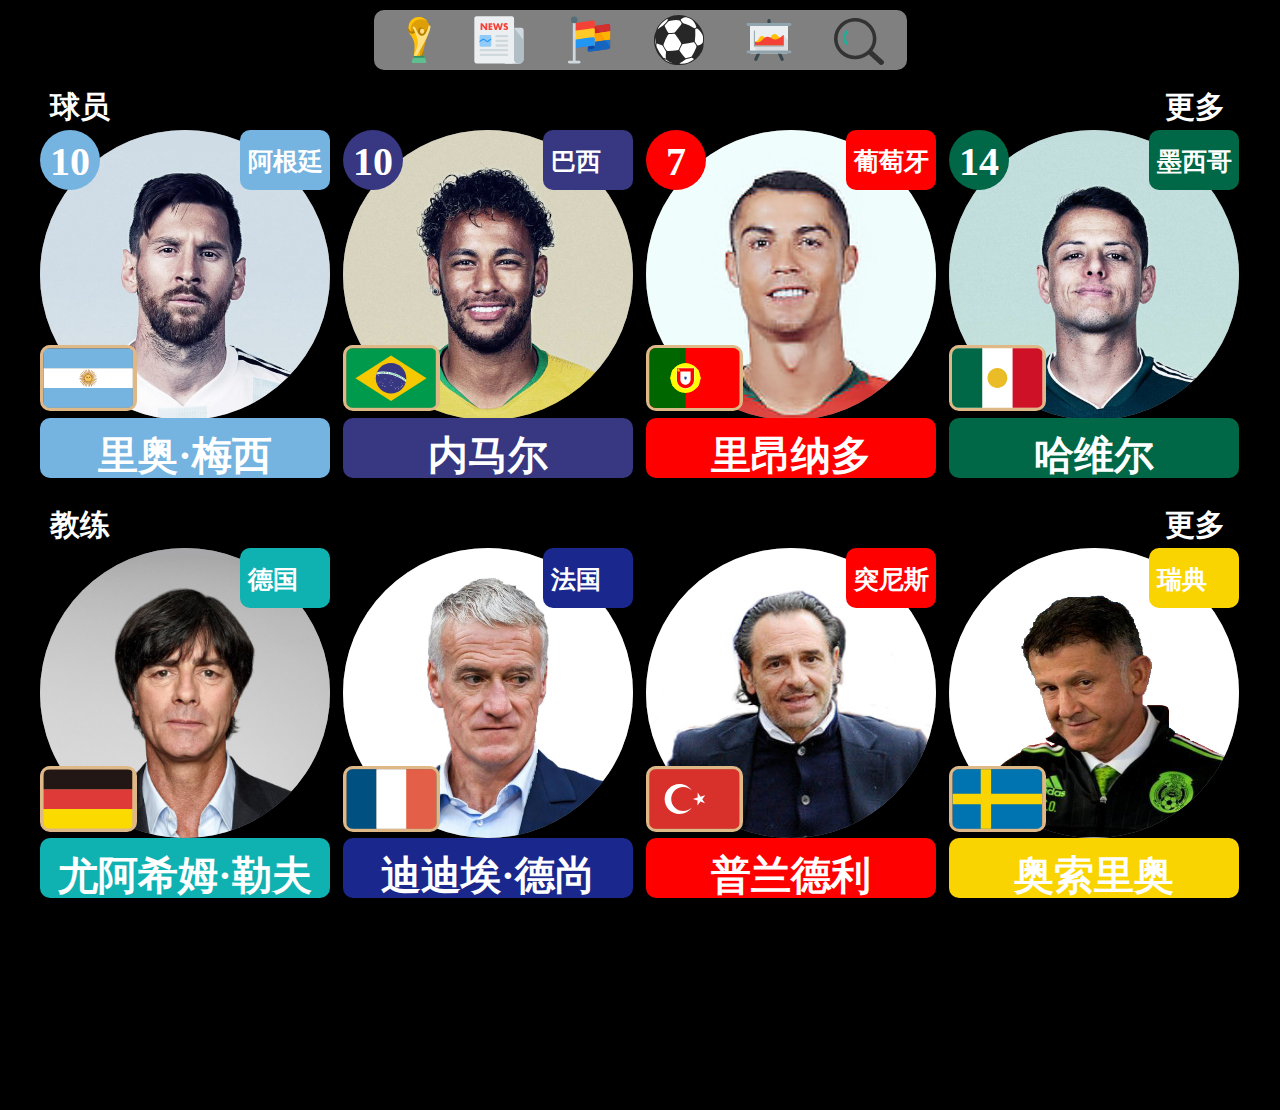
<file: 玩家页面/玩家.html>
<!doctype html>
<html>
<head>
<meta charset="utf-8">
<title>玩家</title>
<link rel="stylesheet" href="../导航栏/导航栏.css">
<link rel="stylesheet" href="主体内容/主体内容.css">
<link rel="stylesheet" href="../页尾/页尾.css">
</head>

<script type="text/javascript" src="js/mymouse.js" id="mymouse"></script>

<body>
	<div class="xplayers1">
		<div class="xtitle"><font class="xtitlef1">球员</font><font class="xtitlef2">更多</font></div>
		<div class="xplayer1">
			<div class="xplayerimg"><img src="主体内容/玩家图片/messi.jpg" class="xplayerimgimg"></div>
			<div class="xplayercountryname" style="background-color:rgb(117,179,224);"><p class="xplayercountrynamep">阿根廷</p></div>
			<div class="xplayernumber" style="background-color:rgb(117,179,224);"><p class="xplayernumberp">10</p></div>
			<div class="xplayercountryimg"><img src="主体内容/国旗/阿根廷.svg" class="xplayercountryimgimg"></div>
			<div class="xplayername" style="background-color: rgb(117,179,224);"><p class="xplayernamep">里奥·梅西</p></div>
		</div>
		<div class="xplayer1">
			<div class="xplayerimg"><img src="主体内容/玩家图片/neymar.jpg" class="xplayerimgimg"></div>
			<div class="xplayercountryname" style="background-color:rgb(56,55,130);"><p class="xplayercountrynamep">巴西</p></div>
			<div class="xplayernumber" style="background-color:rgb(56,55,130);"><p class="xplayernumberp">10</p></div>
			<div class="xplayercountryimg"><img src="主体内容/国旗/巴西.svg" class="xplayercountryimgimg"></div>
			<div class="xplayername" style="background-color:rgb(56,55,130);"><p class="xplayernamep">内马尔</p></div>
		</div>
		<div class="xplayer1">
			<div class="xplayerimg"><img src="主体内容/玩家图片/ronaldo.jpg" class="xplayerimgimg"></div>
			<div class="xplayercountryname" style="background-color: rgb(255,0,0);"><p class="xplayercountrynamep">葡萄牙</p></div>
			<div class="xplayernumber" style="background-color: rgb(255,0,0);"><p class="xplayernumberp">7</p></div>
			<div class="xplayercountryimg"><img src="主体内容/国旗/葡萄牙国旗.svg" class="xplayercountryimgimg"></div>
			<div class="xplayername" style="background-color: rgb(255,0,0);"><p class="xplayernamep">里昂纳多</p></div>
		</div>
		<div class="xplayer2">
			<div class="xplayerimg"><img src="主体内容/玩家图片/javier.jpg" class="xplayerimgimg"></div>
			<div class="xplayercountryname" style="background-color: rgb(0,104,71);"><p class="xplayercountrynamep">墨西哥</p></div>
			<div class="xplayernumber" style="background-color: rgb(0,104,71);"><p class="xplayernumberp">14</p></div>
			<div class="xplayercountryimg"><img src="主体内容/国旗/墨西哥.svg" class="xplayercountryimgimg"></div>
			<div class="xplayername" style="background-color: rgb(0,104,71);"><p class="xplayernamep">哈维尔</p></div>
		</div>
	</div>
			<div class="xplayers2">
		<div class="xtitle"><font class="xtitlef1">教练</font><font class="xtitlef2">更多</font></div>
		<div class="xplayer1">
			<div class="xplayerimg"><img src="主体内容/玩家图片/joachim.jpg" class="xplayerimgimg"></div>
			<div class="xplayercountryname" style="background-color:rgb(15,177,177);"><p class="xplayercountrynamep">德国</p></div>
			
			<div class="xplayercountryimg1"><img src="主体内容/国旗/德国.svg" class="xplayercountryimgimg"></div>
			<div class="xplayername1" style="background-color: rgb(15,177,177);"><p class="xplayernamep">尤阿希姆·勒夫</p></div>
		</div>
		<div class="xplayer1">
			<div class="xplayerimg"><img src="主体内容/玩家图片/Didier.jpg" class="xplayerimgimg"></div>
			<div class="xplayercountryname" style="background-color:rgb(26,39,140);"><p class="xplayercountrynamep">法国</p></div>
			
			<div class="xplayercountryimg1"><img src="主体内容/国旗/法国.svg" class="xplayercountryimgimg"></div>
			<div class="xplayername1" style="background-color:rgb(26,39,140);"><p class="xplayernamep">迪迪埃·德尚</p></div>
		</div>
		<div class="xplayer1">
			<div class="xplayerimg"><img src="主体内容/玩家图片/Cesare.jpg" class="xplayerimgimg"></div>
			<div class="xplayercountryname" style="background-color: rgb(255,0,0);"><p class="xplayercountrynamep">突尼斯</p></div>
			
			<div class="xplayercountryimg1"><img src="主体内容/国旗/土耳其.svg" class="xplayercountryimgimg"></div>
			<div class="xplayername1" style="background-color: rgb(255,0,0);"><p class="xplayernamep">普兰德利</p></div>
		</div>
		<div class="xplayer2">
			<div class="xplayerimg"><img src="主体内容/玩家图片/奥索里奥1.jpg" class="xplayerimgimg"></div>
			<div class="xplayercountryname" style="background-color: rgb(250,212,0);"><p class="xplayercountrynamep">瑞典</p></div>
			
			<div class="xplayercountryimg1"><img src="主体内容/国旗/瑞典.svg" class="xplayercountryimgimg"></div>
			<div class="xplayername1" style="background-color: rgb(250,212,0);"><p class="xplayernamep">奥索里奥</p></div>
		</div>
	</div>
	<div class="xbackground"></div>
	<div id="xmain">
		<ul type="none">
			<div id="xlabel1"><a href="../赛况页面/赛况.html"><img src="../导航栏/图标/World Cup.svg" id="ximg1"></a></div>
			<div id="xlabel2"><a href="../新闻页面/新闻.html"><img src="../导航栏/图标/新闻.svg" id="ximg2"></a></div>
			<div id="xlabel3"><a href="../球队页面/球队.html"><img src="../导航栏/图标/旗子.svg" id="ximg3"></a></div>
			<div id="xlabel4"><a href="../玩家页面/玩家.html"><img src="../导航栏/图标/足球.svg" id="ximg4"></a></div>
			<div id="xlabel5"><a href="../图片页面/图片.html"><img src="../导航栏/图标/ppt.svg" id="ximg5"></a></div>
			<div id="xlabel6"><a href="../搜索页面/搜索.html"><img src="../导航栏/图标/搜索.svg" id="ximg6"></a></div>
		</ul>
	</div>
    
    
    <div class="mtouming"></div>
       <div class="xfooter">
		<div class="xcompany">
			<div><a href="https://www.coca-cola.com.cn/"><img class="ximg1" style="margin-left: 50px;" src="../页尾/商标/Coca-Cola.svg"></a></div>
			<div><a href="https://www.adidas.com.cn/"><img class="ximg1" src="../页尾/商标/阿迪达斯.svg"></a></div>
			<div><a href="https://www.xiaomi.cn/"><img class="ximg1" src="../页尾/商标/小米logo.svg"></a></div>
			<div><a href="https://www.vivo.com.cn/"><img class="ximg1" src="../页尾/商标/vivo logo.svg"></a></div>
			<div><a href="https://www.microsoft.com/zh-cn/"><img class="ximg1" src="../页尾/商标/微软.svg"></a></div>
			<div><a href="https://www.intel.cn/content/www/cn/zh/homepage.html"><img class="ximg1" src="../页尾/商标/intel.svg"></a></div>
			<div><a href="https://www.benchsci.com//"><img class="ximg1" src="../页尾/商标/奔驰.svg"></a></div>
			<div><a href="https://www.visa.com.cn/"><img class="ximg1" src="../页尾/商标/visa.svg"></a></div>
		</div>
		<div class="xmessage">
			<div class="xmess1">
				<a href="https://baike.baidu.com/item/2022%E5%B9%B4%E5%8D%A1%E5%A1%94%E5%B0%94%E4%B8%96%E7%95%8C%E6%9D%AF/10120955" style="font-weight:900;">关&nbsp;&nbsp;于</a>
				<a href="#">赛事赛制</a>
				<a href="https://www.apple.com/cn/sitemap/">赛事数据</a>
				<a href="#">赛事文化</a>
				<a href="#">活动</a>
				<a href="../admin/index.html">联系我们</a>
			</div>
			<div class="xmess2">
				<a href="#" style="font-weight:900;">赛事数据</a>
				<a href="#" style="margin-left: 55px;">夺冠次数</a>
				<a href="#">比分纪录</a>
				<a href="#">发牌纪录</a>
				<a href="#"> 用球</a>
				<a href="#">历届射手王</a>
			</div>
		</div>
		<div class="xsponsor"><font>赞助商</font></div>
		   <div class="xarea"><font>赞助商</font></div>
		<div class="xpanda"><a class="xpandaa">Copyright © 2022 yifeng 保留所有权利。</a></div>
	</div>
	<div class="xfooterbackground"></div>
	<div class="xcover"></div>
</body>
</html>
</file>
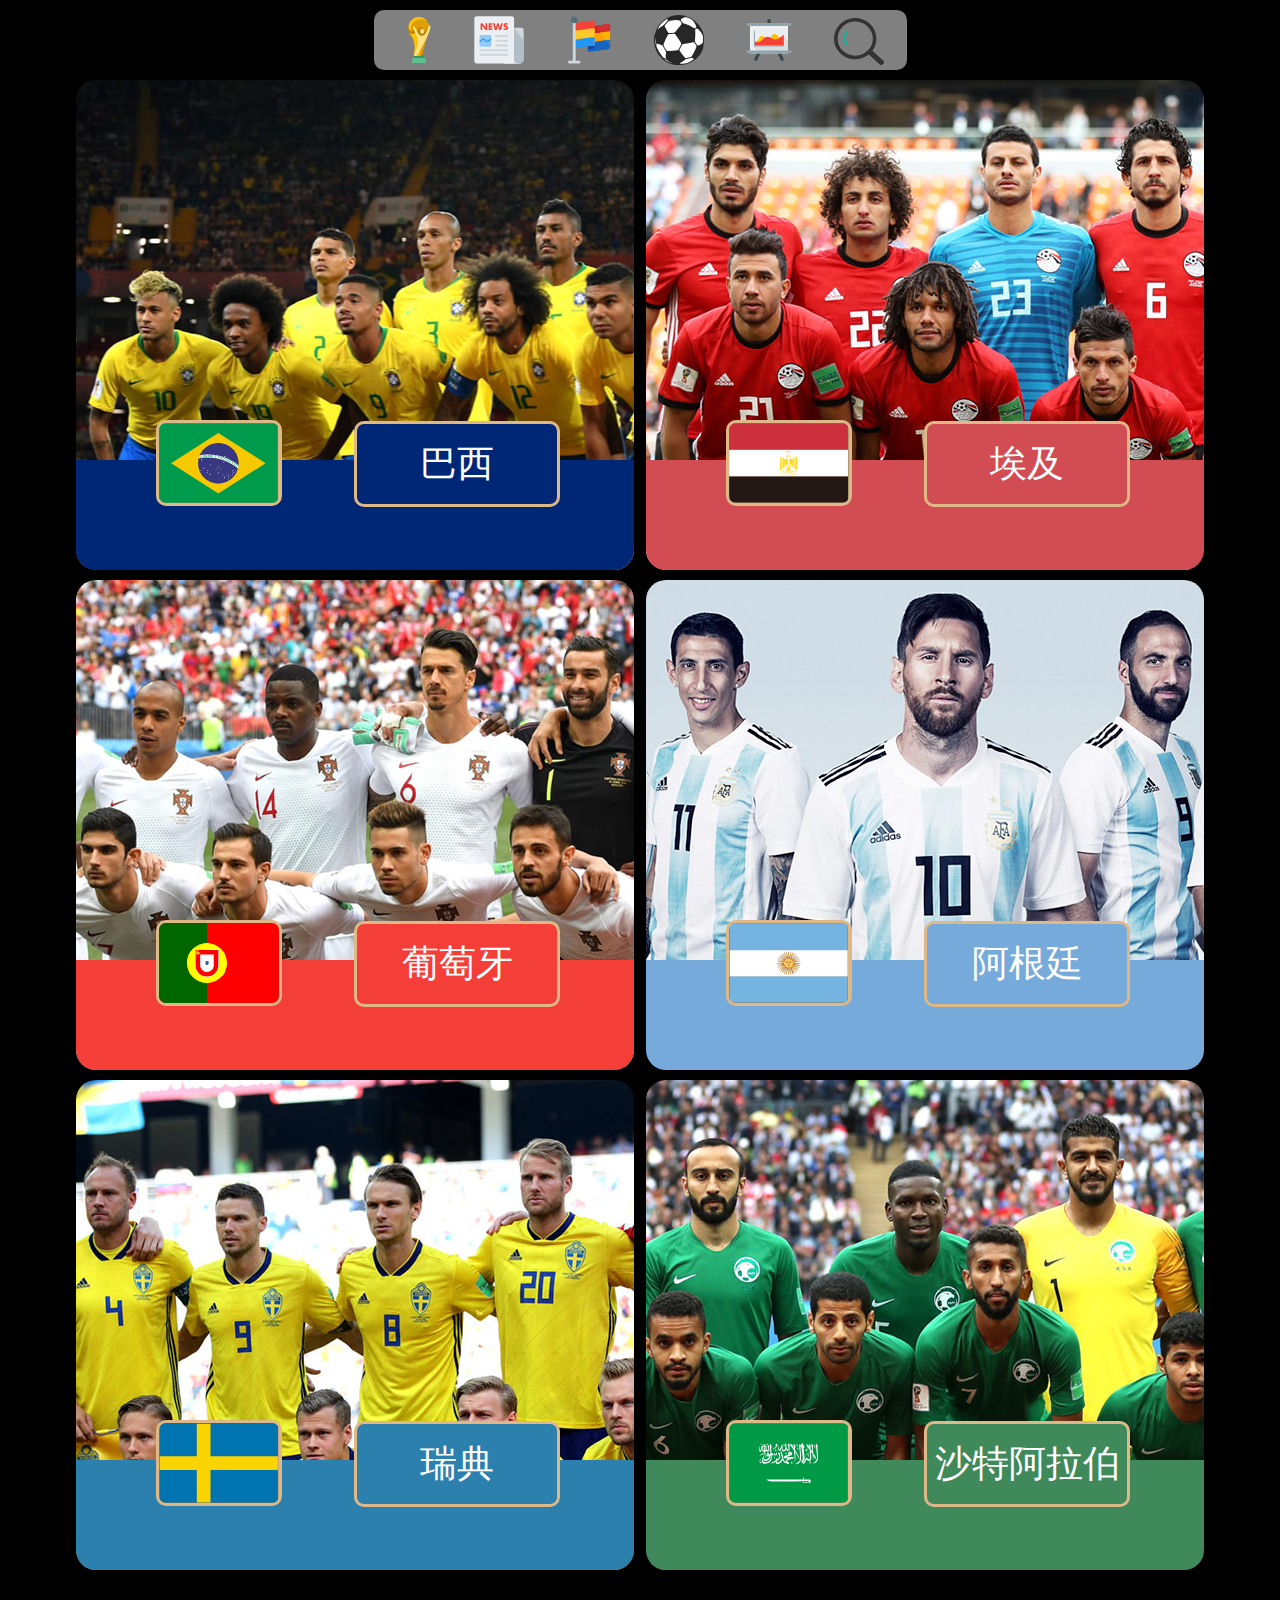
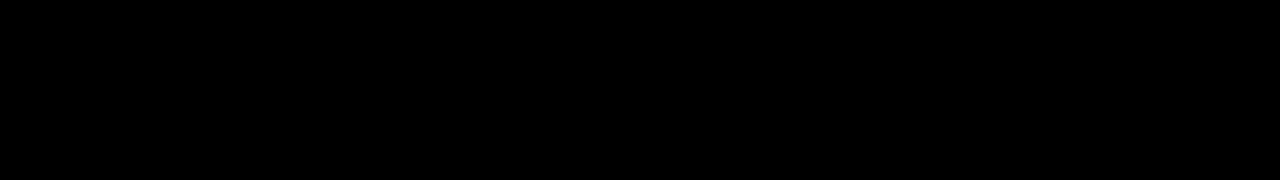
<file: 球队页面/球队.html>
<!DOCTYPE html PUBLIC "-//W3C//DTD XHTML 1.0 Transitional//EN" "http://www.w3.org/TR/xhtml1/DTD/xhtml1-transitional.dtd">
<html xmlns="http://www.w3.org/1999/xhtml">
<head>
<meta http-equiv="Content-Type" content="text/html; charset=utf-8" />
<title>球队</title>
<link type="text/css" rel="stylesheet" href="../导航栏/导航栏.css"/>
<link type="text/css" rel="stylesheet" href="主体内容/主体内容.css" />
<link type="text/css" rel="stylesheet" href="../页尾/页尾.css" />
</head>

<script type="text/javascript" src="js/mymouse.js" id="mymouse"></script>

<body>
<div class="maxdiv"></div>
 <div class="mbig1">
                         <a href="https://baike.baidu.com/item/%E5%B7%B4%E8%A5%BF%E5%9B%BD%E5%AE%B6%E7%94%B7%E5%AD%90%E8%B6%B3%E7%90%83%E9%98%9F/3361674"><div class="msmall1"> 
                                    <div class="mlink1"><img src="主体内容/国旗/巴西.svg" class="mguoqi"/><div class="mguoname" style="background:rgba(0,39,118);"><p class="mtitle">巴西</p></div></div>
                                                       </div></a>
                         <a href="https://baike.baidu.com/item/%E5%9F%83%E5%8F%8A%E5%9B%BD%E5%AE%B6%E7%94%B7%E5%AD%90%E8%B6%B3%E7%90%83%E9%98%9F"><div class="msmall2">
                                     <div class="mlink2"><img src="主体内容/国旗/埃及.svg" class="mguoqi"/><div class="mguoname" style="background:rgba(210,76,84);"><p class="mtitle">埃及</p></div></div>
                         </div>  </a>
      </div>
             
       <div class="mbig2">
                         <a href="https://baike.baidu.com/item/%E8%91%A1%E8%90%84%E7%89%99%E5%9B%BD%E5%AE%B6%E7%94%B7%E5%AD%90%E8%B6%B3%E7%90%83%E9%98%9F"><div class="msmall3">
                                    <div class="mlink3"><img src="主体内容/国旗/葡萄牙国旗.svg" class="mguoqi"/><div class="mguoname" style="background:rgba(243,63,56);"><p class="mtitle">葡萄牙</p></div></div>
                         </div></a>
                         <a href="https://baike.baidu.com/item/%E9%98%BF%E6%A0%B9%E5%BB%B7%E5%9B%BD%E5%AE%B6%E7%94%B7%E5%AD%90%E8%B6%B3%E7%90%83%E9%98%9F"><div class="msmall4">
                                    <div class="mlink4"><img src="主体内容/国旗/阿根廷.svg" class="mguoqi"/><div class="mguoname" style="background:rgba(117,170,219);"><p class="mtitle">阿根廷</p></div></div>
                         </div></a>
       </div>      
      
       <div class="mbig3">
                        <a href="https://baike.baidu.com/item/%E7%91%9E%E5%85%B8%E5%9B%BD%E5%AE%B6%E7%94%B7%E5%AD%90%E8%B6%B3%E7%90%83%E9%98%9F"><div class="msmall5">
                                    <div class="mlink5"><img src="主体内容/国旗/瑞典.svg" class="mguoqi"/><div class="mguoname" style="background:rgba(43,128,174);"><p class="mtitle">瑞典</p></div></div>
                        </div></a>
                        <a href="https://baike.baidu.com/item/%E6%B2%99%E7%89%B9%E9%98%BF%E6%8B%89%E4%BC%AF%E5%9B%BD%E5%AE%B6%E7%94%B7%E5%AD%90%E8%B6%B3%E7%90%83%E9%98%9F"><div class="msmall6">
                                    <div class="mlink6"><img src="主体内容/国旗/沙特阿拉伯.svg" class="mguoqi"/><div class="mguoname" style="background:rgba(64,137,91);"><p class="mtitle">沙特阿拉伯</p></div></div>
                        </div></a>
       </div>



<div id="xmain">
		<ul type="none">
			<div id="xlabel1"><a href="../赛况页面/赛况.html"><img src="../导航栏/图标/World Cup.svg" id="ximg1"></a></div>
			<div id="xlabel2"><a href="../新闻页面/新闻.html"><img src="../导航栏/图标/新闻.svg" id="ximg2"></a></div>
			<div id="xlabel3"><a href="../球队页面/球队.html"><img src="../导航栏/图标/旗子.svg" id="ximg3"></a></div>
			<div id="xlabel4"><a href="../玩家页面/玩家.html"><img src="../导航栏/图标/足球.svg" id="ximg4"></a></div>
			<div id="xlabel5"><a href="../图片页面/图片.html"><img src="../导航栏/图标/ppt.svg" id="ximg5"></a></div>
			<div id="xlabel6"><a href="../搜索页面/搜索.html"><img src="../导航栏/图标/搜索.svg" id="ximg6"></a></div>
		</ul>
	</div>
    
    
    
    
     
             
             
         <div class="mtouming"></div>
        <div class="xfooter">
		<div class="xcompany">
			<div><a href="https://www.coca-cola.com.cn/"><img class="ximg1" style="margin-left: 50px;" src="../页尾/商标/Coca-Cola.svg"></a></div>
			<div><a href="https://www.adidas.com.cn/"><img class="ximg1" src="../页尾/商标/阿迪达斯.svg"></a></div>
			<div><a href="https://www.xiaomi.cn/"><img class="ximg1" src="../页尾/商标/小米logo.svg"></a></div>
			<div><a href="https://www.vivo.com.cn/"><img class="ximg1" src="../页尾/商标/vivo logo.svg"></a></div>
			<div><a href="https://www.microsoft.com/zh-cn/"><img class="ximg1" src="../页尾/商标/微软.svg"></a></div>
			<div><a href="https://www.intel.cn/content/www/cn/zh/homepage.html"><img class="ximg1" src="../页尾/商标/intel.svg"></a></div>
			<div><a href="https://www.benchsci.com//"><img class="ximg1" src="../页尾/商标/奔驰.svg"></a></div>
			<div><a href="https://www.visa.com.cn/"><img class="ximg1" src="../页尾/商标/visa.svg"></a></div>
		</div>
		<div class="xmessage">
			<div class="xmess1">
				<a href="https://baike.baidu.com/item/2022%E5%B9%B4%E5%8D%A1%E5%A1%94%E5%B0%94%E4%B8%96%E7%95%8C%E6%9D%AF/10120955" style="font-weight:900;">关&nbsp;&nbsp;于</a>
				<a href="#">赛事赛制</a>
				<a href="https://www.apple.com/cn/sitemap/">赛事数据</a>
				<a href="#">赛事文化</a>
				<a href="#">活动</a>
				<a href="../admin/index.html">联系我们</a>
			</div>
			<div class="xmess2">
				<a href="#" style="font-weight:900;">赛事数据</a>
				<a href="#" style="margin-left: 55px;">夺冠次数</a>
				<a href="#">比分纪录</a>
				<a href="#">发牌纪录</a>
				<a href="#"> 用球</a>
				<a href="#">历届射手王</a>
			</div>
		</div>
		<div class="xsponsor"><font>赞助商</font></div>
		   <div class="xarea"><font>赞助商</font></div>
		<div class="xpanda"><a class="xpandaa">Copyright © 2022 yifeng 保留所有权利。</a></div>
	</div>
	<div class="xfooterbackground"></div>


</body>
</html>
</file>
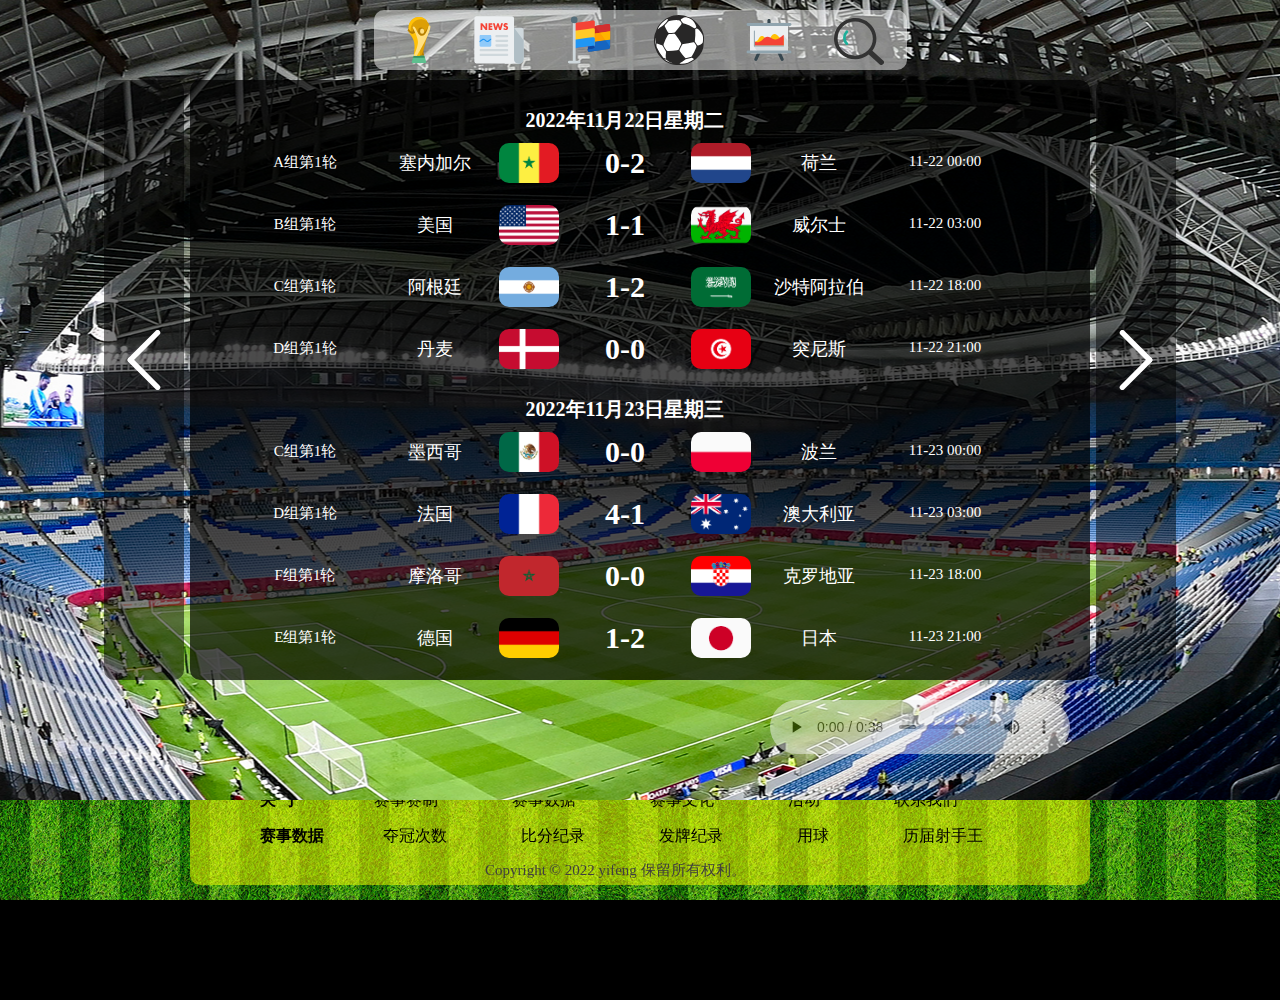
<file: 赛况页面/昨天.html>
<!doctype html>
<html>
<head>
<meta charset="utf-8">
<title>首页</title>
<link rel="stylesheet" href="../导航栏/导航栏.css">
<link rel="stylesheet" href="主体内容/主体内容.css">
<link rel="stylesheet" href="../页尾/页尾.css">
</head>

<script type="text/javascript" src="js/mymouse.js" id="mymouse"></script>

<body>
	<div class="xmatch">
		<div class="xcomparescore1">
			<div class="xcomparescoredivtitle"><p class="xcomparescorepdivptitle">2022年11月22日星期二</p></div>
		</div>
		<div class="xcomparescore2"><a href="https://tiyu.baidu.com/live/detail/5LiW55WM5p2vIzIwMjItMTEtMjEj5aGe5YaF5Yqg5bCUdnPojbflhbA%3D">
			<div class="xcomparescorediv"><p class="xcomparescoredivp">A组第1轮</p></div>
			<div class="xcomparescorediv1"><p class="xcomparescoredivcountry1">塞内加尔</p></div>
			<div class="xcomparescorediv1"><img src="主体内容/国旗/塞内加尔.png" class="xcomparescoredivflag1"></div>
			<div class="xcomparescorediv1"><p class="xcomparescoredivvs">0-2</p></div>
			<div class="xcomparescorediv1"><img src="主体内容/国旗/荷兰.png" class="xcomparescoredivflag2"></div>
			<div class="xcomparescorediv1"><p class="xcomparescoredivcountry2">荷兰</p></div>
			<div class="xcomparescorediv"><p class="xcomparescoredivp">11-22 00:00</p></div>	</a></div>
		<div class="xcomparescore3">
			<div class="xcomparescorediv"><p class="xcomparescoredivp">B组第1轮</p></div>
			<div class="xcomparescorediv1"><p class="xcomparescoredivcountry1">美国</p></div>
			<div class="xcomparescorediv1"><img src="主体内容/国旗/美国.png" class="xcomparescoredivflag1"></div>
			<div class="xcomparescorediv1"><p class="xcomparescoredivvs">1-1</p></div>
			<div class="xcomparescorediv1"><img src="主体内容/国旗/威尔士.png" class="xcomparescoredivflag2"></div>
			<div class="xcomparescorediv1"><p class="xcomparescoredivcountry2">威尔士</p></div>
			<div class="xcomparescorediv"><p class="xcomparescoredivp">11-22 03:00</p></div>	</div>
		<div class="xcomparescore3">
			<div class="xcomparescorediv"><p class="xcomparescoredivp">C组第1轮</p></div>
			<div class="xcomparescorediv1"><p class="xcomparescoredivcountry1">阿根廷</p></div>
			<div class="xcomparescorediv1"><img src="主体内容/国旗/阿根廷.png" class="xcomparescoredivflag1"></div>
			<div class="xcomparescorediv1"><p class="xcomparescoredivvs">1-2</p></div>
			<div class="xcomparescorediv1"><img src="主体内容/国旗/沙特阿拉伯.png" class="xcomparescoredivflag2"></div>
			<div class="xcomparescorediv1"><p class="xcomparescoredivcountry2">沙特阿拉伯</p></div>
			<div class="xcomparescorediv"><p class="xcomparescoredivp">11-22 18:00</p></div>	</div>
		<div class="xcomparescore3">
			<div class="xcomparescorediv"><p class="xcomparescoredivp">D组第1轮</p></div>
			<div class="xcomparescorediv1"><p class="xcomparescoredivcountry1">丹麦</p></div>
			<div class="xcomparescorediv1"><img src="主体内容/国旗/丹麦.png" class="xcomparescoredivflag1"></div>
			<div class="xcomparescorediv1"><p class="xcomparescoredivvs">0-0</p></div>
			<div class="xcomparescorediv1"><img src="主体内容/国旗/突尼斯.png" class="xcomparescoredivflag2"></div>
			<div class="xcomparescorediv1"><p class="xcomparescoredivcountry2">突尼斯</p></div>
			<div class="xcomparescorediv"><p class="xcomparescoredivp">11-22 21:00</p></div>	</div>
		<div class="xcomparescore1">
			<div class="xcomparescoredivtitle"><p class="xcomparescorepdivptitle">2022年11月23日星期三</p></div>
		</div>
		<div class="xcomparescore2">
			<div class="xcomparescorediv"><p class="xcomparescoredivp">C组第1轮</p></div>
			<div class="xcomparescorediv1"><p class="xcomparescoredivcountry1">墨西哥</p></div>
			<div class="xcomparescorediv1"><img src="主体内容/国旗/墨西哥.png" class="xcomparescoredivflag1"></div>
			<div class="xcomparescorediv1"><p class="xcomparescoredivvs">0-0</p></div>
			<div class="xcomparescorediv1"><img src="主体内容/国旗/波兰.png" class="xcomparescoredivflag2"></div>
			<div class="xcomparescorediv1"><p class="xcomparescoredivcountry1">波兰</p></div>
			<div class="xcomparescorediv"><p class="xcomparescoredivp">11-23 00:00</p></div>	</div>
		<div class="xcomparescore3">
			<div class="xcomparescorediv"><p class="xcomparescoredivp">D组第1轮</p></div>
			<div class="xcomparescorediv1"><p class="xcomparescoredivcountry1">法国</p></div>
			<div class="xcomparescorediv1"><img src="主体内容/国旗/法国.png" class="xcomparescoredivflag1"></div>
			<div class="xcomparescorediv1"><p class="xcomparescoredivvs">4-1</p></div>
			<div class="xcomparescorediv1"><img src="主体内容/国旗/澳大利亚.png" class="xcomparescoredivflag2"></div>
			<div class="xcomparescorediv1"><p class="xcomparescoredivcountry1">澳大利亚</p></div>
			<div class="xcomparescorediv"><p class="xcomparescoredivp">11-23 03:00</p></div>	</div>
		<div class="xcomparescore3">
			<div class="xcomparescorediv"><p class="xcomparescoredivp">F组第1轮</p></div>
			<div class="xcomparescorediv1"><p class="xcomparescoredivcountry1">摩洛哥</p></div>
			<div class="xcomparescorediv1"><img src="主体内容/国旗/摩洛哥.png" class="xcomparescoredivflag1"></div>
			<div class="xcomparescorediv1"><p class="xcomparescoredivvs">0-0</p></div>
			<div class="xcomparescorediv1"><img src="主体内容/国旗/克罗地亚.png" class="xcomparescoredivflag2"></div>
			<div class="xcomparescorediv1"><p class="xcomparescoredivcountry1">克罗地亚</p></div>
			<div class="xcomparescorediv"><p class="xcomparescoredivp">11-23 18:00</p></div>	</div>
		<div class="xcomparescore3">
			<div class="xcomparescorediv"><p class="xcomparescoredivp">E组第1轮</p></div>
			<div class="xcomparescorediv1"><p class="xcomparescoredivcountry1">德国</p></div>
			<div class="xcomparescorediv1"><img src="主体内容/国旗/德国.png" class="xcomparescoredivflag1"></div>
			<div class="xcomparescorediv1"><p class="xcomparescoredivvs">1-2</p></div>
			<div class="xcomparescorediv1"><img src="主体内容/国旗/日本.png" class="xcomparescoredivflag2"></div>
			<div class="xcomparescorediv1"><p class="xcomparescoredivcountry1">日本</p></div>
			<div class="xcomparescorediv"><p class="xcomparescoredivp">11-23 21:00</p></div>	</div>
	</div>
	<a href="明天.html"><div class="xleftbutton"><img src="主体内容/按钮/上一页.svg" class="xleftbuttonimg"></div></a>
	<a href="赛况.html"><div class="xrightbutton"><img src="主体内容/按钮/下一页.svg" class="xrightbuttonimg"></div></a>
	<div class="xbackground"></div>
	<div class="mmaxdiv">
 
  
	<div id="xmain">
		<ul type="none">
			<div id="xlabel1"><a href="../赛况页面/赛况.html"><img src="../导航栏/图标/World Cup.svg" id="ximg1"></a></div>
			<div id="xlabel2"><a href="../新闻页面/新闻.html"><img src="../导航栏/图标/新闻.svg" id="ximg2"></a></div>
			<div id="xlabel3"><a href="../球队页面/球队.html"><img src="../导航栏/图标/旗子.svg" id="ximg3"></a></div>
			<div id="xlabel4"><a href="../玩家页面/玩家.html"><img src="../导航栏/图标/足球.svg" id="ximg4"></a></div>
			<div id="xlabel5"><a href="../图片页面/图片.html"><img src="../导航栏/图标/ppt.svg" id="ximg5"></a></div>
			<div id="xlabel6"><a href="../搜索页面/搜索.html"><img src="../导航栏/图标/搜索.svg" id="ximg6"></a></div>
		</ul>
	</div>
    
    
    <div class="mtouming"></div>
       <div class="xfooter">
		<div class="xcompany">
			<div><a href="https://www.coca-cola.com.cn/"><img class="ximg1" style="margin-left: 50px;" src="../页尾/商标/Coca-Cola.svg"></a></div>
			<div><a href="https://www.adidas.com.cn/"><img class="ximg1" src="../页尾/商标/阿迪达斯.svg"></a></div>
			<div><a href="https://www.xiaomi.cn/"><img class="ximg1" src="../页尾/商标/小米logo.svg"></a></div>
			<div><a href="https://www.vivo.com.cn/"><img class="ximg1" src="../页尾/商标/vivo logo.svg"></a></div>
			<div><a href="https://www.microsoft.com/zh-cn/"><img class="ximg1" src="../页尾/商标/微软.svg"></a></div>
			<div><a href="https://www.intel.cn/content/www/cn/zh/homepage.html"><img class="ximg1" src="../页尾/商标/intel.svg"></a></div>
			<div><a href="https://www.benchsci.com//"><img class="ximg1" src="../页尾/商标/奔驰.svg"></a></div>
			<div><a href="https://www.visa.com.cn/"><img class="ximg1" src="../页尾/商标/visa.svg"></a></div>
		</div>
		<div class="xmessage">
			<div class="xmess1">
				<a href="https://baike.baidu.com/item/2022%E5%B9%B4%E5%8D%A1%E5%A1%94%E5%B0%94%E4%B8%96%E7%95%8C%E6%9D%AF/10120955" style="font-weight:900;">关&nbsp;&nbsp;于</a>
				<a href="#">赛事赛制</a>
				<a href="https://www.apple.com/cn/sitemap/">赛事数据</a>
				<a href="#">赛事文化</a>
				<a href="#">活动</a>
				<a href="../admin/index.html">联系我们</a>
			</div>
			<div class="xmess2">
				<a href="#" style="font-weight:900;">赛事数据</a>
				<a href="#" style="margin-left: 55px;">夺冠次数</a>
				<a href="#">比分纪录</a>
				<a href="#">发牌纪录</a>
				<a href="#"> 用球</a>
				<a href="#">历届射手王</a>
			</div>
		</div>
		<div class="xsponsor"><font>赞助商</font></div>
		   <div class="xarea"><font>赞助商</font></div>
		<div class="xpanda"><a class="xpandaa">Copyright © 2022 yifeng 保留所有权利。</a></div>
	</div>
	<div class="xfooterbackground"></div>
</div>
	<div class="xcover"></div>

	<audio style="position: fixed;left: 770px;top: 700px;filter:alpha(opacity=50);-moz-opacity:0.5;-khtml-opacity: 0.5;

opacity: 0.5;" src="主体内容/音乐/music.mp3" id="audios" autoplay preload controls></audio>
	<script>

		var audio = document.getElementById('audios');
		function audioAutoPlay(audio){
			play = function(){
				audio.play();
				document.removeEventListener("touchstart",play, false);
			};

			audio.play();
			document.addEventListener("WeixinJSBridgeReady", function () {
				play();
			}, false);

			document.addEventListener('YixinJSBridgeReady', function() {
				play();
			}, false);

			document.addEventListener("touchstart",play, false);
		}

		//每隔2秒检测是否播放音乐,播放则停止定时器
		let t = setInterval(() => {
			if(audio.paused === false){
				console.log('停止定时器');
				clearInterval(t);
			}else{
				console.log('执行定时器');
				audioAutoPlay(audio);
			}
		},2000);
	</script>

</body>
</html>
</file>
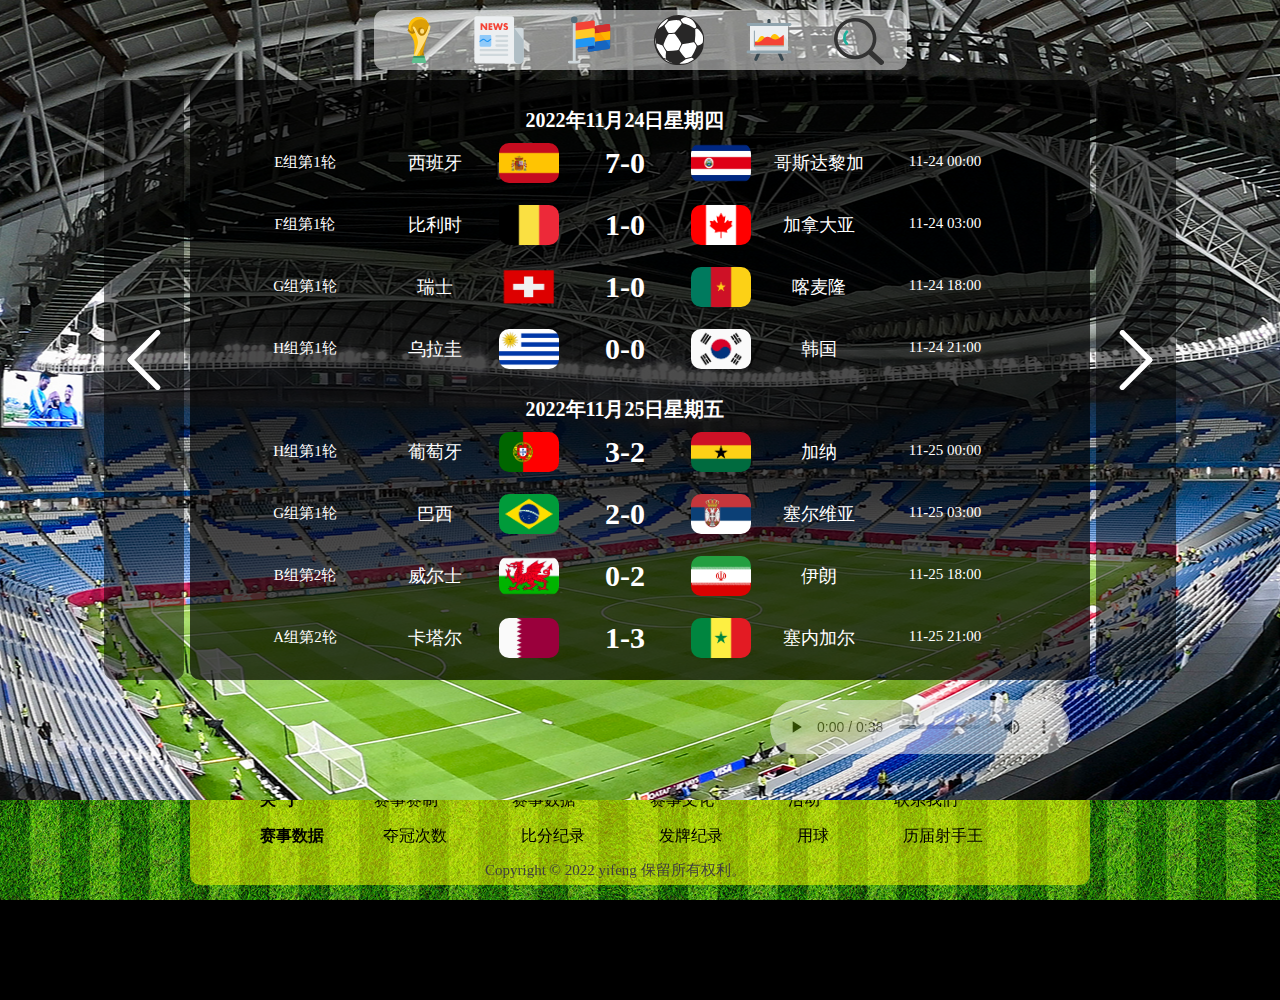
<file: 赛况页面/赛况.html>
<!doctype html>
<html>
<head>
<meta charset="utf-8">
<title>首页</title>
<link rel="stylesheet" href="../导航栏/导航栏.css">
<link rel="stylesheet" href="主体内容/主体内容.css">
<link rel="stylesheet" href="../页尾/页尾.css">
</head>

<script type="text/javascript" src="js/mymouse.js" id="mymouse"></script>

<body>
	<div class="xmatch">
		<div class="xcomparescore1">
			<div class="xcomparescoredivtitle"><p class="xcomparescorepdivptitle">2022年11月24日星期四</p></div>
		</div>
		<div class="xcomparescore2"><a href="https://tiyu.baidu.com/live/detail/5LiW55WM5p2vIzIwMjItMTEtMjQj6KWsprit54%2Bt54mZdnPmtLLpmYXpmYTliqDotZvog5zogIUy/tab/%E6%95%B0%E6%8D%AE">
			<div class="xcomparescorediv"><p class="xcomparescoredivp">E组第1轮</p></div>
			<div class="xcomparescorediv1"><p class="xcomparescoredivcountry1">西班牙</p></div>
			<div class="xcomparescorediv1"><img src="主体内容/国旗/西班牙.png" class="xcomparescoredivflag1"></div>
			<div class="xcomparescorediv1"><p class="xcomparescoredivvs">7-0</p></div>
			<div class="xcomparescorediv1"><img src="主体内容/国旗/哥斯达黎加.png" class="xcomparescoredivflag2"></div>
			<div class="xcomparescorediv1"><p class="xcomparescoredivcountry2">哥斯达黎加</p></div>
			<div class="xcomparescorediv"><p class="xcomparescoredivp">11-24 00:00</p></div>	</a></div>
		<div class="xcomparescore3"><a href="https://tiyu.baidu.com/live/detail/5LiW55WM5p2vIzIwMjItMTEtMjQj5q%2BU5Yip5pe2dnPliqDmi7spritlpKc%3D">
			<div class="xcomparescorediv"><p class="xcomparescoredivp">F组第1轮</p></div>
			<div class="xcomparescorediv1"><p class="xcomparescoredivcountry1">比利时</p></div>
			<div class="xcomparescorediv1"><img src="主体内容/国旗/比利时.png" class="xcomparescoredivflag1"></div>
			<div class="xcomparescorediv1"><p class="xcomparescoredivvs">1-0</p></div>
			<div class="xcomparescorediv1"><img src="主体内容/国旗/加拿大.png" class="xcomparescoredivflag2"></div>
			<div class="xcomparescorediv1"><p class="xcomparescoredivcountry2">加拿大亚</p></div>
			<div class="xcomparescorediv"><p class="xcomparescoredivp">11-24 03:00</p></div>	</a></div>
		<div class="xcomparescore3"><a href="https://tiyu.baidu.com/live/detail/5LiW55WM5p2vIzIwMjItMTEtMjQj55Ge5aOrdnPlloDpuqbpmoY%3D">
			<div class="xcomparescorediv"><p class="xcomparescoredivp">G组第1轮</p></div>
			<div class="xcomparescorediv1"><p class="xcomparescoredivcountry1">瑞士</p></div>
			<div class="xcomparescorediv1"><img src="主体内容/国旗/瑞士.png" class="xcomparescoredivflag1"></div>
			<div class="xcomparescorediv1"><p class="xcomparescoredivvs">1-0</p></div>
			<div class="xcomparescorediv1"><img src="主体内容/国旗/喀麦隆.png" class="xcomparescoredivflag2"></div>
			<div class="xcomparescorediv1"><p class="xcomparescoredivcountry2">喀麦隆</p></div>
			<div class="xcomparescorediv"><p class="xcomparescoredivp">11-24 18:00</p></div>	</a></div>
		<div class="xcomparescore3"><a href="https://tiyu.baidu.com/live/detail/5LiW55WM5p2vIzIwMjItMTEtMjQj5LmM5ouJ5ZytdnPpn6nlm70%3D">
			<div class="xcomparescorediv"><p class="xcomparescoredivp">H组第1轮</p></div>
			<div class="xcomparescorediv1"><p class="xcomparescoredivcountry1">乌拉圭</p></div>
			<div class="xcomparescorediv1"><img src="主体内容/国旗/乌拉圭.png" class="xcomparescoredivflag1"></div>
			<div class="xcomparescorediv1"><p class="xcomparescoredivvs">0-0</p></div>
			<div class="xcomparescorediv1"><img src="主体内容/国旗/韩国.png" class="xcomparescoredivflag2"></div>
			<div class="xcomparescorediv1"><p class="xcomparescoredivcountry2">韩国</p></div>
			<div class="xcomparescorediv"><p class="xcomparescoredivp">11-24 21:00</p></div>	</a></div>
		<div class="xcomparescore1">
			<div class="xcomparescoredivtitle"><p class="xcomparescorepdivptitle">2022年11月25日星期五</p></div>
		</div>
		<div class="xcomparescore2"><a href="https://tiyu.baidu.com/live/detail/5LiW55WM5p2vIzIwMjItMTEtMjUj6JGh6JCE54mZdnPliqDnurM%3D">
			<div class="xcomparescorediv"><p class="xcomparescoredivp">H组第1轮</p></div>
			<div class="xcomparescorediv1"><p class="xcomparescoredivcountry1">葡萄牙</p></div>
			<div class="xcomparescorediv1"><img src="主体内容/国旗/葡萄牙.png" class="xcomparescoredivflag1"></div>
			<div class="xcomparescorediv1"><p class="xcomparescoredivvs">3-2</p></div>
			<div class="xcomparescorediv1"><img src="主体内容/国旗/加纳.png" class="xcomparescoredivflag2"></div>
			<div class="xcomparescorediv1"><p class="xcomparescoredivcountry1">加纳</p></div>
			<div class="xcomparescorediv"><p class="xcomparescoredivp">11-25 00:00</p></div>	</a></div>
		<div class="xcomparescore3"><a href="https://tiyu.baidu.com/live/detail/5LiW55WM5p2vIzIwMjItMTEtMjUj5be06KWspritdnPloZ7lsJTnu7Tkupo%3D">
			<div class="xcomparescorediv"><p class="xcomparescoredivp">G组第1轮</p></div>
			<div class="xcomparescorediv1"><p class="xcomparescoredivcountry1">巴西</p></div>
			<div class="xcomparescorediv1"><img src="主体内容/国旗/巴西.png" class="xcomparescoredivflag1"></div>
			<div class="xcomparescorediv1"><p class="xcomparescoredivvs">2-0</p></div>
			<div class="xcomparescorediv1"><img src="主体内容/国旗/塞尔维亚.png" class="xcomparescoredivflag2"></div>
			<div class="xcomparescorediv1"><p class="xcomparescoredivcountry1">塞尔维亚</p></div>
			<div class="xcomparescorediv"><p class="xcomparescoredivp">11-25 03:00</p></div>	</a></div>
		<div class="xcomparescore3"><a href="https://tiyu.baidu.com/live/detail/5LiW55WM5p2vIzIwMjItMTEtMjUj5qyn5rSy5Yy66ZmE5Yqg6LWbQee7hOiDnOiAhXZz5LyK5pyX">
			<div class="xcomparescorediv"><p class="xcomparescoredivp">B组第2轮</p></div>
			<div class="xcomparescorediv1"><p class="xcomparescoredivcountry1">威尔士</p></div>
			<div class="xcomparescorediv1"><img src="主体内容/国旗/威尔士.png" class="xcomparescoredivflag1"></div>
			<div class="xcomparescorediv1"><p class="xcomparescoredivvs">0-2</p></div>
			<div class="xcomparescorediv1"><img src="主体内容/国旗/伊朗.png" class="xcomparescoredivflag2"></div>
			<div class="xcomparescorediv1"><p class="xcomparescoredivcountry1">伊朗</p></div>
			<div class="xcomparescorediv"><p class="xcomparescoredivp">11-25 18:00</p></div>	</a></div>
		<div class="xcomparescore3"><a href="https://tiyu.baidu.com/live/detail/5LiW55WM5p2vIzIwMjItMTEtMjUj5Y2h5aGU5bCUdnPloZ7lhoXliqDlsJQ%3D">
			<div class="xcomparescorediv"><p class="xcomparescoredivp">A组第2轮</p></div>
			<div class="xcomparescorediv1"><p class="xcomparescoredivcountry1">卡塔尔</p></div>
			<div class="xcomparescorediv1"><img src="主体内容/国旗/卡塔尔.png" class="xcomparescoredivflag1"></div>
			<div class="xcomparescorediv1"><p class="xcomparescoredivvs">1-3</p></div>
			<div class="xcomparescorediv1"><img src="主体内容/国旗/塞内加尔.png" class="xcomparescoredivflag2"></div>
			<div class="xcomparescorediv1"><p class="xcomparescoredivcountry1">塞内加尔</p></div>
			<div class="xcomparescorediv"><p class="xcomparescoredivp">11-25 21:00</p></div>	</a></div>
	</div>
	<a href="昨天.html"><div class="xleftbutton"><img src="主体内容/按钮/上一页.svg" class="xleftbuttonimg"></div></a>
	<a href="明天.html"><div class="xrightbutton"><img src="主体内容/按钮/下一页.svg" class="xrightbuttonimg"></div></a>
	<div class="xbackground"></div>
	<div class="mmaxdiv">
 
  
	<div id="xmain">
		<ul type="none">
			<div id="xlabel1"><a href="../赛况页面/赛况.html"><img src="../导航栏/图标/World Cup.svg" id="ximg1"></a></div>
			<div id="xlabel2"><a href="../新闻页面/新闻.html"><img src="../导航栏/图标/新闻.svg" id="ximg2"></a></div>
			<div id="xlabel3"><a href="../球队页面/球队.html"><img src="../导航栏/图标/旗子.svg" id="ximg3"></a></div>
			<div id="xlabel4"><a href="../玩家页面/玩家.html"><img src="../导航栏/图标/足球.svg" id="ximg4"></a></div>
			<div id="xlabel5"><a href="../图片页面/图片.html"><img src="../导航栏/图标/ppt.svg" id="ximg5"></a></div>
			<div id="xlabel6"><a href="../搜索页面/搜索.html"><img src="../导航栏/图标/搜索.svg" id="ximg6"></a></div>
		</ul>
	</div>
    
    
    <div class="mtouming"></div>
       <div class="xfooter">
		<div class="xcompany">
			<div><a href="https://www.coca-cola.com.cn/"><img class="ximg1" style="margin-left: 50px;" src="../页尾/商标/Coca-Cola.svg"></a></div>
			<div><a href="https://www.adidas.com.cn/"><img class="ximg1" src="../页尾/商标/阿迪达斯.svg"></a></div>
			<div><a href="https://www.xiaomi.cn/"><img class="ximg1" src="../页尾/商标/小米logo.svg"></a></div>
			<div><a href="https://www.vivo.com.cn/"><img class="ximg1" src="../页尾/商标/vivo logo.svg"></a></div>
			<div><a href="https://www.microsoft.com/zh-cn/"><img class="ximg1" src="../页尾/商标/微软.svg"></a></div>
			<div><a href="https://www.intel.cn/content/www/cn/zh/homepage.html"><img class="ximg1" src="../页尾/商标/intel.svg"></a></div>
			<div><a href="https://www.benchsci.com//"><img class="ximg1" src="../页尾/商标/奔驰.svg"></a></div>
			<div><a href="https://www.visa.com.cn/"><img class="ximg1" src="../页尾/商标/visa.svg"></a></div>
		</div>
		<div class="xmessage">
			<div class="xmess1">
				<a href="https://baike.baidu.com/item/2022%E5%B9%B4%E5%8D%A1%E5%A1%94%E5%B0%94%E4%B8%96%E7%95%8C%E6%9D%AF/10120955" style="font-weight:900;">关&nbsp;&nbsp;于</a>
				<a href="#">赛事赛制</a>
				<a href="https://www.apple.com/cn/sitemap/">赛事数据</a>
				<a href="#">赛事文化</a>
				<a href="#">活动</a>
				<a href="../admin/index.html">联系我们</a>
			</div>
			<div class="xmess2">
				<a href="#" style="font-weight:900;">赛事数据</a>
				<a href="#" style="margin-left: 55px;">夺冠次数</a>
				<a href="#">比分纪录</a>
				<a href="#">发牌纪录</a>
				<a href="#"> 用球</a>
				<a href="#">历届射手王</a>
			</div>
		</div>
		   <div class="xsponsor"><font>赞助商</font></div>
		   <div class="xarea"><font>赞助商</font></div>
		<div class="xpanda"><a class="xpandaa">Copyright © 2022 yifeng 保留所有权利。</a></div>
	</div>
	<div class="xfooterbackground"></div>
</div>
	<div class="xcover"></div>

	<audio style="position: fixed;left: 770px;top: 700px;filter:alpha(opacity=50);-moz-opacity:0.5;-khtml-opacity: 0.5;

opacity: 0.5;" src="主体内容/音乐/music.mp3" id="audios" autoplay preload controls></audio>
	<script>

		var audio = document.getElementById('audios');
		function audioAutoPlay(audio){
			play = function(){
				audio.play();
				document.removeEventListener("touchstart",play, false);
			};

			audio.play();
			document.addEventListener("WeixinJSBridgeReady", function () {
				play();
			}, false);

			document.addEventListener('YixinJSBridgeReady', function() {
				play();
			}, false);

			document.addEventListener("touchstart",play, false);
		}

		//每隔2秒检测是否播放音乐,播放则停止定时器
		let t = setInterval(() => {
			if(audio.paused === false){
				console.log('停止定时器');
				clearInterval(t);
			}else{
				console.log('执行定时器');
				audioAutoPlay(audio);
			}
		},2000);
	</script>


</body>
</html>
</file>
<file: 导航栏/导航栏.css>
@charset "utf-8";
/* CSS Document */
html{
		height: 100%;
	}
		body{
			margin:0;
			padding:0;
	}
		#xmain{
			
			background:rgba(255,255,255,0.5);
			border-radius: 10px;
			z-index: 10;
			height:60px;
			/*position:fixed;
			left:34%;
			top: 10px;*/
			position: fixed;
		    top: 10px;
		    left: 0px;
		    right: 0px;
		    width: 533px;
		    height: 60px;
			margin-left:auto;
		    margin-right:auto;
			
}
		
		#xmain1{
			background:rgba(255,255,255,0.5);
		}
		#xlabel1{
			margin-left:0px;
			position: absolute;
			left: 20px;
			top:5px;
		}
		#ximg1{
			width:50px;
		}
		#ximg1:hover{
			position: absolute;
			left: -15px;
			top: -15px;
			width: 80px;
		}
		#xlabel2{
			margin-left:0px;
			position: absolute;
			left: 100px;
			top:5px;
		}
		#ximg2{
			width:50px;
		}
		#ximg2:hover{
			position: absolute;
			left:-15px;
			top:-15px;
			width: 80px;
		}
		
		#xlabel3{
			margin-left:0px;
			position: absolute;
			left:190px;
			top:5px;
		}
		#ximg3{
			width:50px;
		}
		#ximg3:hover{
			position: absolute;
			left:-15px;
			top:-15px;
			width: 80px;
		}
				#xlabel4{
			margin-left:30px;
			position: absolute;
			left:250px;
			top:5px;
		}
		#ximg4{
			width:50px;
		}
		#ximg4:hover{
			position: absolute;
			left:-15px;
			top:-15px;
			width: 80px;
		}
				#xlabel5{
			margin-left:30px;
			position: absolute;
			left:340px;
			top:5px;
		}
		#ximg5{
			width:50px;
		}
		#ximg5:hover{
			position: absolute;
			left:-15px;
			top:-15px;
			width: 80px;
		}
						#xlabel6{
			margin-left:30px;
			position: absolute;
			left:430px;
			top:5px;
		}
		#ximg6{
			width:50px;
		}
		#ximg6:hover{
			position: absolute;
			left:-15px;
			top:-15px;
			width: 80px;
		}
</file>
<file: 搜索页面/主体内容/主体内容.css>
@charset "utf-8";
/* CSS Document */
.xbackground{
	width:2000px;
	height:800px;
	
	position: absolute;
	top:0px;
	left: 50%;
	right:50%;
	transform:translateX(-50%);
	z-index: -1;
	
	background:url(背景/夜晚体育馆.jpg) no-repeat center center;
}
.xcover{
	width: 1200px;
	height: 200px;
	
	position: absolute;
	top: 800px;
	z-index: -3;
}
.xsearchbackground{
	width: 700px;
	height: 52px;
	
	position: fixed;
	top:180px;
	left:50%;
	right:50%;
	transform:translateX(-46.5%);
	z-index: 10;
	/*background-color:rgba(255,255,255,0.5);*/
}
.xsearch{
	width: 550px;
	height: 48px;
	
	position: relative;
	top:-50px;
	left: 50px;
	background-color:rgba(255,255,255,0.7);
	border-style: none;
}
.xpandabrand1{
	width: 50px;
	height: 50px;
	
	border-bottom-left-radius: 10px;
	border-top-left-radius:10px;
	background-color: rgba(255,255,255,0.7);
}
.xpandabrand2{
	width: 50px;
	height: 50px;
	
	position: relative;
	top:-100px;
	left: 600px;
	
	border-bottom-right-radius: 10px;
	border-top-right-radius: 10px;
	background-color:rgba(255,255,255,0.7);
}
.xpandabrandimg{
	width: 50px;
	height: 50px;
}
.xspeaker{
	width:35px;
	height: 35px;
	
	margin-top: 7px;
	margin-left: 7px;
}
</file>
<file: 页尾/页尾.css>
@charset "utf-8";
/* CSS Document */
body{
	background-color: black;
}
.xfooter{
		height: 200px;
		width:1200px;

		position: fixed;
		bottom: 0px;
		left:50%;
		right: 50%;
		transform:translateX(-50%);
		z-index: -2;

		/*background-color:rgba(0,0,0,0.5);*/

	}
.xcompany{
		width: 900px;
		height: 50px;

		position:relative;
		top: 20px;
		left: 150px;

		border-radius:10px;
		background:rgba(255,255,2,0.5);
	}
.ximg1{
	width: 100px;
	height:40px;
	
	float: left;
	margin-top: 5px;
}
.xmessage{
	height:110px;
	width: 900px;
	
	position: relative;
	top:25px;
	left: 150px;
	
	border-radius: 10px;
	background-color: rgba(255,255,2,0.5);
}
.xmess1{
	position: relative;
	top: 15px;
}
.xmess2{
	position: relative;
	top: 30px;
}
.xmessage a{
	margin-left:70px;
	
	font-family:黑体;
	font-size:16px;
	color: black;
	text-decoration: none;
}
.xmessage a:hover{
	color:white;
}
.xsponsor{
	height: 40px;
	width: 90px;
	
	position: relative;
	top:-135px;
	left: 52px;
	
	border-radius: 10px;
	background-color: rgba(255,255,2,0.5);

}
.xsponsor font{
	position: relative;
	top:9px;
	left: 15px;
	
	font-family: 黑体;
	font-size:20px;
	text-align: center;
}
.xarea{
	height: 40px;
	width: 90px;

	position: relative;
	top:-175px;
	right:-1060px;

	border-radius: 10px;
	background-color: rgba(255,255,2,0.5);

}
.xarea font{
	position: relative;
	top:9px;
	left: 15px;

	font-family: 黑体;
	font-size:20px;
	text-align: center;
}
/*.xarea{*/
/*	height: 40px;*/
/*	width: 90px;*/
/*	*/
/*	position: relative;*/
/*	top:-175px;*/
/*	left: 1058px;*/
/*	*/
/*	border-bottom-left-radius: 100px;*/
/*	border-bottom-right-radius:40px;*/
/*	border-top-left-radius:100px;*/
/*	border-top-right-radius: 40px;*/
/*	background-color: rgba(255,255,2,0.5);*/
/*}*/
/*.xarea img{*/
/*	width: 100px;*/
/*	height:40px;*/
/*	*/
/*	position:relative;left:-30px;*/
/*}*/
.xareaimgfont{
	height:40px;
	width:90px;
	
	position:relative;
	left:43px;
	top:-35px;
	
	font-family: 黑体;
	font-size:20px;
	font-weight:500;
	color:black;
}
.xfooterbackground{
	height: 200px;
	width:100%;
	
		position: fixed;
		bottom: 0px;
		left:50%;
		right: 50%;
		transform:translateX(-50%);
	
	background:url(背景/足球场.png);
	z-index: -100;
}
.xpanda{
	width:350px;
	height:50px; 
	position:absolute; 
	bottom:0px;
	left:50%;
	right: 50%;
	transform:translateX(-50%);
}
.xpanda:hover{
	width:350px;
	height:200px; 
	position:absolute; 
	top:0px;
	left:50%;
	right: 50%;
	transform:translateX(-50%);
	
	background-image:url(商标/PANDA.gif);
	background-repeat: no-repeat;
	background-position: center;
	background-size: 125px 125px;
	
}
.xpandaa{
	font-family:黑体;
	font-size:15px;
	font-weight:500px;
	color:#3F3F3F;
	position: absolute;
	bottom:20px;
	left: 20px;
}
</file>
<file: 新闻页面/主体内容/主体内容.css>
@charset "utf-8";
/* CSS Document */
body{
			margin:0;
			padding:0;
	}

.maxdiv{
	position:relative;
	background:black;
	width:100%;
	height:1580px;
	margin-left:0px;
	margin-right:0px;
	padding-left:0px;
	padding-right:0px;
}
.mbig1{
	width:1128px;
	height:490px;
	
	position:absolute;
	top:80px;
	right:50%;
	left:50%;
	transform:translateX(-50%);
    
}
.msmall1{
	
	width:688px;
	height:490px;
	
	float:left;
	
	border-radius: 20px;
	background:url(%E6%96%B0%E9%97%BB%E5%9B%BE%E7%89%87/neymarnews.jpg) center center;
	vertical-align:middle;
}
.msmall1:hover{
	background:url(%E6%96%B0%E9%97%BB%E5%9B%BE%E7%89%87/neymarnews_1.jpg) center center;
}
.msmall2{
	
	width:430px;
	height:490px;
	
	float:right;
	
	border-radius: 20px;
	background:url(%E6%96%B0%E9%97%BB%E5%9B%BE%E7%89%87/%E9%A2%84%E8%A7%88%EF%BC%9AIR%E4%BC%8A%E6%9C%97%E5%AF%B9%E8%91%A1%E8%90%84%E7%89%991.jpg) center center;
	
}
.msmall2:hover{
	background:url(%E6%96%B0%E9%97%BB%E5%9B%BE%E7%89%87/%E9%A2%84%E8%A7%88%EF%BC%9AIR%E4%BC%8A%E6%9C%97%E5%AF%B9%E8%91%A1%E8%90%84%E7%89%991_1.jpg) center center;	
}
	
	
.mbig2{
	width:1128px;
	height:490px;
	
	position:absolute;
	top:580px;
	right:50%;
	left:50%;
	transform:translateX(-50%);

}
.msmall3{
	
	width:558px;
	height:490px;
	
	float:left;
	
	border-radius: 20px;
	background:url(%E6%96%B0%E9%97%BB%E5%9B%BE%E7%89%87/%E5%A2%A8%E8%A5%BF%E5%93%A5%E7%9A%84%E5%BF%83%E7%90%86%E6%95%99%E7%BB%83%E6%AD%A3%E5%9C%A8%E6%94%B9%E5%8F%98%E5%BF%83%E6%80%811.jpg) center center;
}
.msmall3:hover{
	background:url(%E6%96%B0%E9%97%BB%E5%9B%BE%E7%89%87/%E5%A2%A8%E8%A5%BF%E5%93%A5%E7%9A%84%E5%BF%83%E7%90%86%E6%95%99%E7%BB%83%E6%AD%A3%E5%9C%A8%E6%94%B9%E5%8F%98%E5%BF%83%E6%80%811_1.jpg) center center;
}
.msmall4{
	
	width:558px;
	height:490px;
	
	float:right;
	
	position:relative;
	border-radius: 20px;
	background:url(%E6%96%B0%E9%97%BB%E5%9B%BE%E7%89%87/%E5%B0%BC%E6%97%A5%E5%88%A9%E4%BA%9A%20-%20%E9%98%BF%E6%A0%B9%E5%BB%B7%EF%BC%9A%E7%AB%9E%E4%BA%89%E6%81%A2%E5%A4%8D1.jpg) center center;
}
.msmall4:hover{
	background:url(%E6%96%B0%E9%97%BB%E5%9B%BE%E7%89%87/%E5%B0%BC%E6%97%A5%E5%88%A9%E4%BA%9A%20-%20%E9%98%BF%E6%A0%B9%E5%BB%B7%EF%BC%9A%E7%AB%9E%E4%BA%89%E6%81%A2%E5%A4%8D1_1.jpg) center center;
}

.mbig3{
	width:1128px;
	height:490px;
	
	position:absolute;
	top:1080px;
	right:50%;
	left:50%;
	transform:translateX(-50%);
}
.msmall5{
	
	width:430px;
	height:490px;
	
	float:left;
	
	border-radius: 20px;
	background:url(%E6%96%B0%E9%97%BB%E5%9B%BE%E7%89%87/%E6%AF%94%E5%88%A9%E6%97%B6%E7%82%AB%E8%80%80%E4%B8%83%E7%90%83%E6%83%8A%E6%82%9A%E7%89%871.jpg) center center;
}
.msmall5:hover{
	background:url(%E6%96%B0%E9%97%BB%E5%9B%BE%E7%89%87/%E6%AF%94%E5%88%A9%E6%97%B6%E7%82%AB%E8%80%80%E4%B8%83%E7%90%83%E6%83%8A%E6%82%9A%E7%89%871_1.jpg) center center;
}

.msmall6{
	
	width:688px;
	height:490px;
	
	float:right;
	
	border-radius: 20px;
	background:url(%E6%96%B0%E9%97%BB%E5%9B%BE%E7%89%87/%E9%A2%84%E8%A7%88%EF%BC%9A%E5%A4%A7%E9%9F%A9%E6%B0%91%E5%9B%BD%E5%AF%B9%E5%A2%A8%E8%A5%BF%E5%93%A51.jpg) center top;
}
.msmall6:hover{
	background:url(%E6%96%B0%E9%97%BB%E5%9B%BE%E7%89%87/%E9%A2%84%E8%A7%88%EF%BC%9A%E5%A4%A7%E9%9F%A9%E6%B0%91%E5%9B%BD%E5%AF%B9%E5%A2%A8%E8%A5%BF%E5%93%A51_1.jpg)center top;
}

.mlink1{
	width:688px;
	height:110px;
	
	position:relative;
	top:380px;
}
.mlink1:hover{
	width:688px;
	height:490px;
	
	position:relative;
	top:0px;
	
	border-radius:20px;
	background:rgba(0,0,0,0.5) url(%E6%96%B0%E9%97%BB%E5%9B%BE%E7%89%87/1.svg) center center;
}
.mlink2{
	width:430px;
	height:110px;
	
	position:relative;
	top:380px;
	
	background:rgb(189,183,106,0.2);
}
.mlink2:hover{
	width:430px;
	height:490px;
	
	position:relative;
	top:0px;
	
	border-radius:20px;
	background:rgba(0,0,0,0.5) url(%E6%96%B0%E9%97%BB%E5%9B%BE%E7%89%87/2.svg) no-repeat center center;
}
	
.mlink3{
	width:558px;
	height:110px;
	
	position:relative;
	top:380px;
}
.mlink3:hover{
	width:558px;
	height:490px;
	
	position:relative;
	top:0px;
	
	border-radius:20px;
	background:rgba(0,0,0,0.5) url(%E6%96%B0%E9%97%BB%E5%9B%BE%E7%89%87/3.svg) center center;
}
.mlink4{
	width:558px;
	height:110px;
	
	position:relative;
	top:380px;
}
.mlink4:hover{
	width:558px;
	height:490px;
	
	position:relative;
	top:0px;
	
	border-radius:20px;
	background:rgba(0,0,0,0.5) url(%E6%96%B0%E9%97%BB%E5%9B%BE%E7%89%87/4.svg) center center;
}

.mlink5{
	width:430px;
	height:110px;
	
	position:relative;
	top:380px;
}
.mlink5:hover{
	width:430px;
	height:490px;
	
	position:relative;
	top:0px;
	
	border-radius:20px;
	background:rgba(0,0,0,0.5) url(%E6%96%B0%E9%97%BB%E5%9B%BE%E7%89%87/5.svg) center center;
}
.mlink6{
	width:688px;
	height:110px;
	
	position:relative;
	top:380px;
}
.mlink6:hover{
	width:688px;
	height:490px;
	
	position:relative;
	top:0px;
	
	border-radius:20px;
	background:rgba(0,0,0,0.5) url(%E6%96%B0%E9%97%BB%E5%9B%BE%E7%89%87/6.svg) center center;
}
.mlink1,.mlink2,.mlink3,.mlink4,.mlink5,.mlink6{
	border-radius:0px 0px 20px 20px;
	background:rgba(0,0,0,0.2);
	
}
	

.mtouming{
	width:100%;
	height:200px;

	position:absolute;
	top:1580px;
	z-index:-8;
	
	}
.mtitle{
	font-size:35px;
	text-align:center;
	color:#FFF;
	line-height:100px;
	font-family:黑体;
}
.mtext{
	font-size:16px;
	text-align:center;
	color:#FFF;
	position:relative;
	top:-23px;
	letter-spacing:-1px;
	font-family:宋体;
}
p{
	margin:0;
	padding:0;
}
</file>
<file: 玩家页面/主体内容/主体内容.css>
@charset "utf-8";
/* CSS Document */
.xbackground{
	width:2000px;
	height:910px;
	
	position: absolute;
	top:0px;
	left: 50%;
	right:50%;
	transform:translateX(-50%);
	z-index: -1;
	
	background-color: black;
	/*background:url(背景/夜晚体育馆.jpg) no-repeat center center;*/
}
.xcover{
	width: 1200px;
	height: 200px;
	
	position: absolute;
	top: 910px;
	z-index: -3;
}
.xplayers1{
	
	width: 1200px;
	height:398px;
	
	position: absolute;
	top:80px;
	left: 50%;
	right:50%;
	transform:translateX(-50%);
	z-index:10;
	
	/*background-color:rgba(255,255,255,0.5);*/
}
.xplayers2{
	
	width: 1200px;
	height:398px;
	
	position: absolute;
	top:498px;
	left: 50%;
	right:50%;
	transform:translateX(-50%);
	z-index:10;
	
	/*background-color:rgba(255,255,255,0.5);*/
}
.xtitle{
	width:1200px;
	height:50px;
	
	position:relative;
	
	left:0px;
	right:0px;
	top:0px;
	/*background-color: rgba(255,255,255,0.5);*/
	border-radius: 10px;
}
.xtitle:hover{
	width:1200px;
	height:50px;
	
	position:relative;
	
	left:0px;
	right:0px;
	top:0px;
	background-color: rgba(255,255,255,0.5);
	border-radius: 10px;
}
.xtitlef1{
	font-family:黑体;
	font-weight: bolder;
	font-size: 30px;
	color:white;
	position: relative;
	top:7px;
	left: 10px;
}
.xtitlef2{
	font-family:黑体;
	font-weight: bolder;
	font-size: 30px;
	color:white;
	position: relative;
	top:7px;
	left:1065px;
}
.xplayer1{
	width: 290px;
	height:348px;
	
	margin-right:13px;
	float: left;
	/*background-color:rgba(255,255,255,0.5);*/
}
.xplayer1:hover{
	width: 290px;
	height:348px;
	
	margin-right:13px;
	float: left;
	background-color:rgba(255,255,255,0.5);
	border-radius: 10px;
}
.xplayer2{
	width: 290px;
	height:348px;
	
	float: left;
	/*background-color:rgba(255,255,255,0.5);*/
}
.xplayer2:hover{
	width: 289.5px;
	height:348px;
	
	float: left;
	background-color:rgba(255,255,255,0.5);
	border-radius: 10px;
}
.xplayerimg{
	width:290px;
	height: 290px;
	
	border-radius: 100%;
	background-color: rgba(255,255,255,0.5);
}
.xplayerimgimg{
	width: 290px;
	height: 290px;
	
	border-radius: 100%;
}
.xplayercountryname{
	width:90px;
	height: 60px;
	
	position: relative;
	top:-315px;
	left: 200px;
	background-color: rgba(255,255,255,0.5);
	border-radius: 10px;
}
.xplayercountrynamep{
	position: relative;
	top: 15px;
	left: 8px;
	font-family: 黑体;
	font-size:25px;
	font-weight: bolder;
	color: white;
}
.xplayernumber{
	width: 60px;
	height: 60px;
	
	position: relative;
	top:-415px;
	left:0px;
	border-radius:100%;
	background-color: rgba(255,255,255,0.5);
}
.xplayernumberp{
	font-family: 黑体;
	font-size: 40px;
	
	position: relative;
	top:8px;
	
	text-align: center;
	font-weight: bolder;
	color:white;
}
.xplayercountryimg{
	width:90px;
	height: 60px;
	
	position: relative;
	top:-260px;
	left:0px;
	
	background-color: rgba(255,255,255,0.5);
	border-radius: 10px;
}
.xplayercountryimgimg{
	width: 91px;
	height: 60px;
	
	border-radius: 10px;
	border-style: solid;
	border-color:burlywood;
	background-color: burlywood;
}
.xplayername{
	width:290px;
	height: 60px;
	
	position: relative;
	top: -540px;
	margin-top:292.5px;
	background-color:rgba(255,255,255,0.5);
	border-radius: 10px;
}
.xplayercountryimg1{
	width:90px;
	height: 60px;
	
	position: relative;
	top:-157px;
	left:0px;
	
	background-color: rgba(255,255,255,0.5);
	border-radius: 10px;
}
.xplayername{
	width:290px;
	height: 60px;
	
	position: relative;
	top: -540px;
	margin-top:292.5px;
	background-color:rgba(255,255,255,0.5);
	border-radius: 10px;
}
.xplayername1{
	width:290px;
	height: 60px;
	
	position: relative;
	top: -438px;
	margin-top:292.5px;
	background-color:rgba(255,255,255,0.5);
	border-radius: 10px;
}
.xplayernamep{
	text-align: center;
	position: relative;
	top:10px;
	font-family:黑体;
	font-size: 40px;
	color: white;
	
	font-weight: bolder;
}
</file>
<file: 球队页面/主体内容/主体内容.css>
@charset "utf-8";
/* CSS Document */
body{
			margin:0;
			padding:0;
	}

.maxdiv{
	position:relative;
	background:black;
	width:100%;
	height:1580px;
	margin-left:0px;
	margin-right:0px;
	padding-left:0px;
	padding-right:0px;
}
.mbig1{
	width:1128px;
	height:490px;
	
	position:absolute;
	top:80px;
	right:50%;
	left:50%;
	transform:translateX(-50%);
    
}
.msmall1{
	
	width:558px;
	height:490px;
	
	float:left;
	
	border-radius: 20px;
	background:url(%E7%90%83%E9%98%9F%E5%9B%BE%E7%89%87/%E5%B7%B4%E8%A5%BF1.jpg) center center;
	vertical-align:middle;
}
.msmall1:hover{
	background:url(%E7%90%83%E9%98%9F%E5%9B%BE%E7%89%87/%E5%B7%B4%E8%A5%BF1_1.jpg) center center;
}
.msmall2{
	
	width:558px;
	height:490px;
	
	float:right;
	
	border-radius: 20px;
	background:url(%E7%90%83%E9%98%9F%E5%9B%BE%E7%89%87/%E5%9F%83%E5%8F%8A2.jpg) center center;
	
}
.msmall2:hover{
	background:url(%E7%90%83%E9%98%9F%E5%9B%BE%E7%89%87/%E5%9F%83%E5%8F%8A2_1.jpg) center center;	
}
	
	
.mbig2{
	width:1128px;
	height:490px;
	
	position:absolute;
	top:580px;
	right:50%;
	left:50%;
	
	transform:translateX(-50%);

}
.msmall3{
	width:558px;
	height:490px;
	
	float:left;
	
	border-radius: 20px;
	background:url(%E7%90%83%E9%98%9F%E5%9B%BE%E7%89%87/%E8%91%A1%E8%90%84%E7%89%993.jpg) center center;
}
.msmall3:hover{
	background:url(%E7%90%83%E9%98%9F%E5%9B%BE%E7%89%87/%E8%91%A1%E8%90%84%E7%89%993_1.jpg) center center;
}
.msmall4{
	
	width:558px;
	height:490px;
	
	float:right;
	
	position:relative;
	border-radius: 20px;
	background:url(%E7%90%83%E9%98%9F%E5%9B%BE%E7%89%87/%E9%98%BF%E6%A0%B9%E5%BB%B74.jpg) center center;
}
.msmall4:hover{
	background:url(%E7%90%83%E9%98%9F%E5%9B%BE%E7%89%87/%E9%98%BF%E6%A0%B9%E5%BB%B74_1.jpg) center center;
}

.mbig3{
	width:1128px;
	height:490px;
	
	position:absolute;
	top:1080px;
	right:50%;
	left:50%;
	transform:translateX(-50%);
}
.msmall5{
	
	width:558px;
	height:490px;
	
	float:left;
	
	border-radius: 20px;
	background:url(%E7%90%83%E9%98%9F%E5%9B%BE%E7%89%87/%E7%91%9E%E5%85%B85.jpg) center center;
}
.msmall5:hover{
	background:url(%E7%90%83%E9%98%9F%E5%9B%BE%E7%89%87/%E7%91%9E%E5%85%B85_1.jpg) center center;
}

.msmall6{
	
	width:558px;
	height:490px;
	
	float:right;
	
	border-radius: 20px;
	background:url(%E7%90%83%E9%98%9F%E5%9B%BE%E7%89%87/%E6%B2%99%E7%89%B9%E9%98%BF%E6%8B%89%E4%BC%AF6.jpg) center top;
}
.msmall6:hover{
	background:url(%E7%90%83%E9%98%9F%E5%9B%BE%E7%89%87/%E6%B2%99%E7%89%B9%E9%98%BF%E6%8B%89%E4%BC%AF6_1.jpg) center top;
}

.mlink1{
	width:558px;
	height:110px;
	
	position:relative;
	top:380px;
	background:rgba(0,39,118,1);
}
.mlink1:hover{
	width:558px;
	height:490px;
	
	position:relative;
	top:0px;

	background:rgba(0,0,0,0.5) url(%E7%90%83%E9%98%9F%E5%9B%BE%E7%89%87/1.svg) center center;
}
.mlink2{
	width:558px;
	height:110px;
	
	position:relative;
	top:380px;
	
	background:rgba(210,76,84,1);
	
}
.mlink2:hover{
	width:558px;
	height:490px;
	
	position:relative;
	top:0px;
	
	
	background:rgba(0,0,0,0.5) url(%E7%90%83%E9%98%9F%E5%9B%BE%E7%89%87/2.svg) center center;
}
	
.mlink3{
	width:558px;
	height:110px;
	
	position:relative;
	top:380px;
	
	
	background:rgba(243,63,56,1);
}
.mlink3:hover{
	width:558px;
	height:490px;
	
	position:relative;
	top:0px;
	
	
	background:rgba(0,0,0,0.5) url(%E7%90%83%E9%98%9F%E5%9B%BE%E7%89%87/3.svg) center center;
}
.mlink4{
	width:558px;
	height:110px;
	
	position:relative;
	top:380px;
	
	background:rgba(117,170,219,1);
}
.mlink4:hover{
	width:558px;
	height:490px;
	
	position:relative;
	top:0px;
	
	background:rgba(0,0,0,0.5) url(%E7%90%83%E9%98%9F%E5%9B%BE%E7%89%87/4.svg) center center;
}

.mlink5{
	width:558px;
	height:110px;
	
	position:relative;
	top:380px;
	
	background:rgba(43,128,174,1);
}
.mlink5:hover{
	width:558px;
	height:490px;
	
	position:relative;
	top:0px;
	
	background:rgba(0,0,0,0.5) url(%E7%90%83%E9%98%9F%E5%9B%BE%E7%89%87/5.svg) center center;
}
.mlink6{
	width:558px;
	height:110px;
	
	position:relative;
	top:380px;
	
	background:rgba(64,137,91,1);
	
}
.mlink6:hover{
	width:558px;
	height:490px;
	
	position:relative;
	top:0px;
	
	background:rgba(0,0,0,0.5) url(%E7%90%83%E9%98%9F%E5%9B%BE%E7%89%87/6.svg) center center;
}
.mlink1,.mlink2,.mlink3,.mlink4,.mlink5,.mlink6{
	border-radius:0px 0px 20px 20px;
	
}

.mlink1:hover,.mlink2:hover,.mlink3:hover,.mlink4:hover,.mlink5:hover,.mlink6:hover{
	border-radius:20px;
}

.mtouming{
	width:100%;
	height:200px;

	position:absolute;
	top:1580px;
	z-index:-8;
	
	}
	p{
	margin:0;
	padding:0;
}

.mtitle{
	font-size:37px;
	
	color:#FFF;
	line-height:80px;
	font-family:黑体;
	
	text-align:center;
}


.mguoqi{
	width:120px;
	height:80px;
	
    position:relative;
	left:80px;
	top:-40px;
	
	border:solid burlywood;
	border-radius:10px;
	background:burlywood;
}

.mguoname{
	width:200px;
	height:80px;
	
	position:relative;
	left:278px;
	top:-125px;
	
	background:#0F0;
	border:solid burlywood;
	border-radius:10px;
	
}
</file>
<file: 赛况页面/主体内容/主体内容.css>
@charset "utf-8";
/* CSS Document */

body {
	cursor: url(https://images.cnblogs.com/cnblogs_com/jingjingjingjingjingjingrj/1701449/o_200415081944o_cursor.png),auto;
}
.xmatch{
	width:900px;
	height:600px;
	
	position:absolute;
	top:80px;
	left: 50%;
	right:50%;
	transform:translateX(-50%);
	z-index: 10;
	
	background-color:rgba(0,0,0,0.7);
	border-radius:10px;
}
.xbackground{
	width:2000px;
	height:800px;
	
	position: absolute;
	top:0px;
	left: 50%;
	right:50%;
	transform:translateX(-50%);
	z-index: -1;
	
	background:url(背景/夜晚体育馆.jpg)no-repeat center center;
}
.xcover{
	width: 1200px;
	height: 200px;
	
	position: absolute;
	top: 800px;
	z-index: -3;
}
.xcomparescore1{
	width: 800px;
	height: 30px;
	
	margin-top: 22px;
	margin-left:35px;
	float:left;
	
	/*background-color:rgba(0,0,0,0.5);*/
	border-radius:10px;
}
.xcomparescore1:hover{
	width: 800px;
	height: 30px;
	
	margin-top: 22px;
	margin-left:35px;
	float:left;
	
	background-color:rgba(255,255,255,0.5);
	border-radius:10px;
}
.xcomparescore2{
	width: 800px;
	height: 40px;
	
	margin-top: 11px;
	margin-left:35px;
	float:left;
	
	/*background-color:rgba(0,0,0,0.5);*/
	border-radius:10px;
}
.xcomparescore2:hover{
	width: 800px;
	height: 40px;
	
	margin-top: 11px;
	margin-left:35px;
	float:left;
	
	background-color:rgba(255,255,255,0.5);
	border-radius:10px;
}
.xcomparescore3{
	width: 800px;
	height: 40px;
	
	margin-top: 22px;
	margin-left:35px;
	float:left;
	
	/*background-color:rgba(0,0,0,0.5);*/
	border-radius:10px;
}
.xcomparescore3:hover{
	width: 800px;
	height: 40px;
	
	margin-top: 22px;
	margin-left:35px;
	float:left;
	
	background-color:rgba(255,255,255,0.5);
	border-radius:10px;
}
.xcomparescorediv{
	width: 160px;
	height: 40px;
	
	float: left;
	
	/*background-color:rgba(0,0,0,0.6);*/
	border-radius:10px;
}
.xcomparescorediv1{
	width: 96px;
	height: 40px;
	
	float: left;
	
	/*background-color:rgba(0,0,0,0.5);*/
	border-radius:10px;
}
.xcomparescoredivtitle{
	width: 800px;
	height: 30px;
	
	float: left;
	
	border-radius: 10px;
	/*background-color: rgba(255,255,255,0.5);*/
}
.xcomparescorepdivptitle{
	position: relative;
	top:-15px;
	
	font-family: 黑体;
	font-size:20px;
	font-weight:900;
	text-align: center;
	color:white;
}
.xcomparescoredivp{
	text-align: center;
	margin-top: 10px;
	
	font-size:15px;
	color: white;
}
.xcomparescoredivcountry1{
	position: relative;
	top: -10px;
	left: 2px;
	text-align: center;

	font-family: 黑体;
	font-size:18px;
	font-weight: 500;
	color: white;
}
.xcomparescoredivcountry2{
	position: relative;
	top: -10px;
	left: 2px;
	text-align: center;

	font-family: 黑体;
	font-size:18px;
	font-weight: 500;
	color: white;
}
.xcomparescoredivflag1{

	width: 60px;
	height: 40px;
	
	margin-left: 50%;
	margin-right: 50%;
	transform: translateX(-50%);
	margin: center;
	
	border-radius:10px;
}
.xcomparescoredivflag2{
	width: 60px;
	height: 40px;
	
	margin-left: 50%;
	margin-right: 50%;
	transform: translateX(-50%);
	border-radius:10px;
}
.xcomparescoredivvs{
	position: relative;
	top:-27px;
	text-align: center;
	
	font-family: 黑体;
	font-size: 30px;
	font-weight: 900;
	color: white;
}
.xleftbutton{
	width: 80px;
	height: 600px;
	
	position: absolute;
	top:80px;
	left:50%;
	right:50%;
	transform:translateX(-670%);
	z-index: 10;
	
	background-color: rgba(0,0,0,0.5);
	border-radius:10px;
}
.xleftbutton:hover{
	width: 80px;
	height: 600px;
	
	position: absolute;
	top:80px;
	left:50%;
	right:50%;
	transform:translateX(-670%);
	z-index: 10;
	
	background-color: rgba(255,255,255,0.5);
	border-radius:10px;
}
.xleftbuttonimg{
	width: 60px;
	height: 60px;
	
	position: relative;
	top:250px;
	left: 10px;
}
.xrightbutton{
	width: 80px;
	height: 600px;
	
	position: absolute;
	top:80px;
	left:50%;
	right:50%;
	transform:translateX(570%);
	z-index: 10;
	
	background-color: rgba(0,0,0,0.5);
	border-radius:10px;
}
.xrightbutton:hover{
	width: 80px;
	height: 600px;
	
	position: absolute;
	top:80px;
	left:50%;
	right:50%;
	transform:translateX(570%);
	z-index: 10;
	
	background-color: rgba(255,255,255,0.5);
	border-radius:10px;
}
.xrightbuttonimg{
	width: 60px;
	height: 60px;
	
	position: relative;
	top:250px;
	left: 10px;
}
</file>
<file: admin/后台/style.css>
/*! modern-normalize v1.0.0 | MIT License | https://github.com/sindresorhus/modern-normalize */

/*
Document
========
*/

/**
Use a better box model (opinionated).
*/

*,
*::before,
*::after {
  box-sizing: border-box;
}

/**
Use a more readable tab size (opinionated).
*/

:root {
  -moz-tab-size: 4;
  -o-tab-size: 4;
     tab-size: 4;
}

/**
1. Correct the line height in all browsers.
2. Prevent adjustments of font size after orientation changes in iOS.
*/

html {
  line-height: 1.15; /* 1 */
  -webkit-text-size-adjust: 100%; /* 2 */
}

/*
Sections
========
*/

/**
Remove the margin in all browsers.
*/

body {
  margin: 0;
}

/**
Improve consistency of default fonts in all browsers. (https://github.com/sindresorhus/modern-normalize/issues/3)
*/

body {
  font-family:
		system-ui,
		-apple-system, /* Firefox supports this but not yet `system-ui` */
		'Segoe UI',
		Roboto,
		Helvetica,
		Arial,
		sans-serif,
		'Apple Color Emoji',
		'Segoe UI Emoji';
}

/*
Grouping content
================
*/

/**
1. Add the correct height in Firefox.
2. Correct the inheritance of border color in Firefox. (https://bugzilla.mozilla.org/show_bug.cgi?id=190655)
*/

hr {
  height: 0; /* 1 */
  color: inherit; /* 2 */
}

/*
Text-level semantics
====================
*/

/**
Add the correct text decoration in Chrome, Edge, and Safari.
*/

abbr[title] {
  -webkit-text-decoration: underline dotted;
          text-decoration: underline dotted;
}

/**
Add the correct font weight in Edge and Safari.
*/

b,
strong {
  font-weight: bolder;
}

/**
1. Improve consistency of default fonts in all browsers. (https://github.com/sindresorhus/modern-normalize/issues/3)
2. Correct the odd 'em' font sizing in all browsers.
*/

code,
kbd,
samp,
pre {
  font-family:
		ui-monospace,
		SFMono-Regular,
		Consolas,
		'Liberation Mono',
		Menlo,
		monospace; /* 1 */
  font-size: 1em; /* 2 */
}

/**
Add the correct font size in all browsers.
*/

small {
  font-size: 80%;
}

/**
Prevent 'sub' and 'sup' elements from affecting the line height in all browsers.
*/

sub,
sup {
  font-size: 75%;
  line-height: 0;
  position: relative;
  vertical-align: baseline;
}

sub {
  bottom: -0.25em;
}

sup {
  top: -0.5em;
}

/*
Tabular data
============
*/

/**
1. Remove text indentation from table contents in Chrome and Safari. (https://bugs.chromium.org/p/chromium/issues/detail?id=999088, https://bugs.webkit.org/show_bug.cgi?id=201297)
2. Correct table border color inheritance in all Chrome and Safari. (https://bugs.chromium.org/p/chromium/issues/detail?id=935729, https://bugs.webkit.org/show_bug.cgi?id=195016)
*/

table {
  text-indent: 0; /* 1 */
  border-color: inherit; /* 2 */
}

/*
Forms
=====
*/

/**
1. Change the font styles in all browsers.
2. Remove the margin in Firefox and Safari.
*/

button,
input,
optgroup,
select,
textarea {
  font-family: inherit; /* 1 */
  font-size: 100%; /* 1 */
  line-height: 1.15; /* 1 */
  margin: 0; /* 2 */
}

/**
Remove the inheritance of text transform in Edge and Firefox.
1. Remove the inheritance of text transform in Firefox.
*/

button,
select { /* 1 */
  text-transform: none;
}

/**
Correct the inability to style clickable types in iOS and Safari.
*/

button,
[type='button'] {
  -webkit-appearance: button;
}

/**
Remove the inner border and padding in Firefox.
*/

/**
Restore the focus styles unset by the previous rule.
*/

/**
Remove the additional ':invalid' styles in Firefox.
See: https://github.com/mozilla/gecko-dev/blob/2f9eacd9d3d995c937b4251a5557d95d494c9be1/layout/style/res/forms.css#L728-L737
*/

/**
Remove the padding so developers are not caught out when they zero out 'fieldset' elements in all browsers.
*/

legend {
  padding: 0;
}

/**
Add the correct vertical alignment in Chrome and Firefox.
*/

progress {
  vertical-align: baseline;
}

/**
Correct the cursor style of increment and decrement buttons in Safari.
*/

/**
1. Correct the odd appearance in Chrome and Safari.
2. Correct the outline style in Safari.
*/

/**
Remove the inner padding in Chrome and Safari on macOS.
*/

/**
1. Correct the inability to style clickable types in iOS and Safari.
2. Change font properties to 'inherit' in Safari.
*/

/*
Interactive
===========
*/

/*
Add the correct display in Chrome and Safari.
*/

summary {
  display: list-item;
}

/**
 * Manually forked from SUIT CSS Base: https://github.com/suitcss/base
 * A thin layer on top of normalize.css that provides a starting point more
 * suitable for web applications.
 */

/**
 * Removes the default spacing and border for appropriate elements.
 */

blockquote,
dl,
dd,
h1,
h2,
h3,
h4,
h5,
h6,
hr,
figure,
p,
pre {
  margin: 0;
}

button {
  background-color: transparent;
  background-image: none;
}

/**
 * Work around a Firefox/IE bug where the transparent `button` background
 * results in a loss of the default `button` focus styles.
 */

button:focus {
  outline: 1px dotted;
  outline: 5px auto -webkit-focus-ring-color;
}

fieldset {
  margin: 0;
  padding: 0;
}

ol,
ul {
  list-style: none;
  margin: 0;
  padding: 0;
}

/**
 * Tailwind custom reset styles
 */

/**
 * 1. Use the user's configured `sans` font-family (with Tailwind's default
 *    sans-serif font stack as a fallback) as a sane default.
 * 2. Use Tailwind's default "normal" line-height so the user isn't forced
 *    to override it to ensure consistency even when using the default theme.
 */

html {
  font-family: ui-sans-serif, system-ui, -apple-system, BlinkMacSystemFont, "Segoe UI", Roboto, "Helvetica Neue", Arial, "Noto Sans", sans-serif, "Apple Color Emoji", "Segoe UI Emoji", "Segoe UI Symbol", "Noto Color Emoji"; /* 1 */
  line-height: 1.5; /* 2 */
}

/**
 * Inherit font-family and line-height from `html` so users can set them as
 * a class directly on the `html` element.
 */

body {
  font-family: inherit;
  line-height: inherit;
}

/**
 * 1. Prevent padding and border from affecting element width.
 *
 *    We used to set this in the html element and inherit from
 *    the parent element for everything else. This caused issues
 *    in shadow-dom-enhanced elements like <details> where the content
 *    is wrapped by a div with box-sizing set to `content-box`.
 *
 *    https://github.com/mozdevs/cssremedy/issues/4
 *
 *
 * 2. Allow adding a border to an element by just adding a border-width.
 *
 *    By default, the way the browser specifies that an element should have no
 *    border is by setting it's border-style to `none` in the user-agent
 *    stylesheet.
 *
 *    In order to easily add borders to elements by just setting the `border-width`
 *    property, we change the default border-style for all elements to `solid`, and
 *    use border-width to hide them instead. This way our `border` utilities only
 *    need to set the `border-width` property instead of the entire `border`
 *    shorthand, making our border utilities much more straightforward to compose.
 *
 *    https://github.com/tailwindcss/tailwindcss/pull/116
 */

*,
::before,
::after {
  box-sizing: border-box; /* 1 */
  border-width: 0; /* 2 */
  border-style: solid; /* 2 */
  border-color: #e4e4e7; /* 2 */
}

/*
 * Ensure horizontal rules are visible by default
 */

hr {
  border-top-width: 1px;
}

/**
 * Undo the `border-style: none` reset that Normalize applies to images so that
 * our `border-{width}` utilities have the expected effect.
 *
 * The Normalize reset is unnecessary for us since we default the border-width
 * to 0 on all elements.
 *
 * https://github.com/tailwindcss/tailwindcss/issues/362
 */

img {
  border-style: solid;
}

textarea {
  resize: vertical;
}

input::-moz-placeholder, textarea::-moz-placeholder {
  color: #a1a1aa;
}

input:-ms-input-placeholder, textarea:-ms-input-placeholder {
  color: #a1a1aa;
}

input::placeholder,
textarea::placeholder {
  color: #a1a1aa;
}

button {
  cursor: pointer;
}

table {
  border-collapse: collapse;
}

h1,
h2,
h3,
h4,
h5,
h6 {
  font-size: inherit;
  font-weight: inherit;
}

/**
 * Reset links to optimize for opt-in styling instead of
 * opt-out.
 */

a {
  color: inherit;
  text-decoration: inherit;
}

/**
 * Reset form element properties that are easy to forget to
 * style explicitly so you don't inadvertently introduce
 * styles that deviate from your design system. These styles
 * supplement a partial reset that is already applied by
 * normalize.css.
 */

button,
input,
optgroup,
select,
textarea {
  padding: 0;
  line-height: inherit;
  color: inherit;
}

/**
 * Use the configured 'mono' font family for elements that
 * are expected to be rendered with a monospace font, falling
 * back to the system monospace stack if there is no configured
 * 'mono' font family.
 */

pre,
code,
kbd,
samp {
  font-family: ui-monospace, SFMono-Regular, Menlo, Monaco, Consolas, "Liberation Mono", "Courier New", monospace;
}

/**
 * Make replaced elements `display: block` by default as that's
 * the behavior you want almost all of the time. Inspired by
 * CSS Remedy, with `svg` added as well.
 *
 * https://github.com/mozdevs/cssremedy/issues/14
 */

img,
svg,
video,
canvas,
audio,
iframe,
embed,
object {
  display: block;
  vertical-align: middle;
}

/**
 * Constrain images and videos to the parent width and preserve
 * their instrinsic aspect ratio.
 *
 * https://github.com/mozdevs/cssremedy/issues/14
 */

img,
video {
  max-width: 100%;
  height: auto;
}

.space-x-2 > :not([hidden]) ~ :not([hidden]) {
  --tw-space-x-reverse: 0;
  margin-right: calc(0.5rem * var(--tw-space-x-reverse));
  margin-left: calc(0.5rem * calc(1 - var(--tw-space-x-reverse)));
}

.space-x-3 > :not([hidden]) ~ :not([hidden]) {
  --tw-space-x-reverse: 0;
  margin-right: calc(0.75rem * var(--tw-space-x-reverse));
  margin-left: calc(0.75rem * calc(1 - var(--tw-space-x-reverse)));
}

.space-y-4 > :not([hidden]) ~ :not([hidden]) {
  --tw-space-y-reverse: 0;
  margin-top: calc(1rem * calc(1 - var(--tw-space-y-reverse)));
  margin-bottom: calc(1rem * var(--tw-space-y-reverse));
}

.space-x-7 > :not([hidden]) ~ :not([hidden]) {
  --tw-space-x-reverse: 0;
  margin-right: calc(1.75rem * var(--tw-space-x-reverse));
  margin-left: calc(1.75rem * calc(1 - var(--tw-space-x-reverse)));
}

.bg-transparent {
  background-color: transparent;
}

.bg-white {
  --tw-bg-opacity: 1;
  background-color: rgba(255, 255, 255, var(--tw-bg-opacity));
}

.bg-gray-100 {
  --tw-bg-opacity: 1;
  background-color: rgba(244, 244, 245, var(--tw-bg-opacity));
}

.bg-yellow-100 {
  --tw-bg-opacity: 1;
  background-color: rgba(254, 243, 199, var(--tw-bg-opacity));
}

.bg-green-100 {
  --tw-bg-opacity: 1;
  background-color: rgba(209, 250, 229, var(--tw-bg-opacity));
}

.bg-green-500 {
  --tw-bg-opacity: 1;
  background-color: rgba(16, 185, 129, var(--tw-bg-opacity));
}

.bg-blue-100 {
  --tw-bg-opacity: 1;
  background-color: rgba(219, 234, 254, var(--tw-bg-opacity));
}

.bg-blue-500 {
  --tw-bg-opacity: 1;
  background-color: rgba(59, 130, 246, var(--tw-bg-opacity));
}

@media (prefers-color-scheme: dark) {
  .dark\:bg-gray-700 {
    --tw-bg-opacity: 1;
    background-color: rgba(63, 63, 70, var(--tw-bg-opacity));
  }

  .dark\:bg-gray-800 {
    --tw-bg-opacity: 1;
    background-color: rgba(39, 39, 42, var(--tw-bg-opacity));
  }

  .dark\:bg-gray-900 {
    --tw-bg-opacity: 1;
    background-color: rgba(24, 24, 27, var(--tw-bg-opacity));
  }
}

.border-transparent {
  border-color: transparent;
}

.border-white {
  --tw-border-opacity: 1;
  border-color: rgba(255, 255, 255, var(--tw-border-opacity));
}

.border-gray-200 {
  --tw-border-opacity: 1;
  border-color: rgba(228, 228, 231, var(--tw-border-opacity));
}

.border-gray-300 {
  --tw-border-opacity: 1;
  border-color: rgba(212, 212, 216, var(--tw-border-opacity));
}

.border-blue-500 {
  --tw-border-opacity: 1;
  border-color: rgba(59, 130, 246, var(--tw-border-opacity));
}

@media (prefers-color-scheme: dark) {
  .dark\:border-white {
    --tw-border-opacity: 1;
    border-color: rgba(255, 255, 255, var(--tw-border-opacity));
  }

  .dark\:border-gray-700 {
    --tw-border-opacity: 1;
    border-color: rgba(63, 63, 70, var(--tw-border-opacity));
  }

  .dark\:border-gray-800 {
    --tw-border-opacity: 1;
    border-color: rgba(39, 39, 42, var(--tw-border-opacity));
  }

  .dark\:border-gray-900 {
    --tw-border-opacity: 1;
    border-color: rgba(24, 24, 27, var(--tw-border-opacity));
  }
}

.border-opacity-75 {
  --tw-border-opacity: 0.75;
}

.rounded-md {
  border-radius: 0.375rem;
}

.rounded-lg {
  border-radius: 0.5rem;
}

.rounded-full {
  border-radius: 9999px;
}

.border {
  border-width: 1px;
}

.border-b-2 {
  border-bottom-width: 2px;
}

.border-r {
  border-right-width: 1px;
}

.border-b {
  border-bottom-width: 1px;
}

.cursor-pointer {
  cursor: pointer;
}

.flex {
  display: flex;
}

.inline-flex {
  display: inline-flex;
}

.table {
  display: table;
}

.hidden {
  display: none;
}

.flex-col {
  flex-direction: column;
}

.items-center {
  align-items: center;
}

.justify-end {
  justify-content: flex-end;
}

.justify-center {
  justify-content: center;
}

.flex-grow {
  flex-grow: 1;
}

.flex-shrink-0 {
  flex-shrink: 0;
}

.font-normal {
  font-weight: 400;
}

.font-medium {
  font-weight: 500;
}

.h-2 {
  height: 0.5rem;
}

.h-5 {
  height: 1.25rem;
}

.h-7 {
  height: 1.75rem;
}

.h-8 {
  height: 2rem;
}

.h-9 {
  height: 2.25rem;
}

.h-10 {
  height: 2.5rem;
}

.h-16 {
  height: 4rem;
}

.h-full {
  height: 100%;
}

.h-screen {
  height: 100vh;
}

.text-xs {
  font-size: 0.75rem;
  line-height: 1rem;
}

.text-sm {
  font-size: 0.875rem;
  line-height: 1.25rem;
}

.text-lg {
  font-size: 1.125rem;
  line-height: 1.75rem;
}

.text-3xl {
  font-size: 1.875rem;
  line-height: 2.25rem;
}

.leading-none {
  line-height: 1;
}

.mx-auto {
  margin-left: auto;
  margin-right: auto;
}

.ml-1 {
  margin-left: 0.25rem;
}

.mt-2 {
  margin-top: 0.5rem;
}

.mr-2 {
  margin-right: 0.5rem;
}

.mb-2 {
  margin-bottom: 0.5rem;
}

.ml-2 {
  margin-left: 0.5rem;
}

.mt-3 {
  margin-top: 0.75rem;
}

.mr-3 {
  margin-right: 0.75rem;
}

.mt-4 {
  margin-top: 1rem;
}

.mr-4 {
  margin-right: 1rem;
}

.ml-4 {
  margin-left: 1rem;
}

.mt-5 {
  margin-top: 1.25rem;
}

.mr-5 {
  margin-right: 1.25rem;
}

.mb-7 {
  margin-bottom: 1.75rem;
}

.mr-8 {
  margin-right: 2rem;
}

.ml-auto {
  margin-left: auto;
}

.ml-1\.5 {
  margin-left: 0.375rem;
}

.mr-2\.5 {
  margin-right: 0.625rem;
}

.-mb-0 {
  margin-bottom: 0px;
}

.-mb-0\.5 {
  margin-bottom: -0.125rem;
}

.focus\:outline-none:focus {
  outline: 2px solid transparent;
  outline-offset: 2px;
}

.overflow-hidden {
  overflow: hidden;
}

.overflow-y-auto {
  overflow-y: auto;
}

.overflow-x-hidden {
  overflow-x: hidden;
}

.p-1 {
  padding: 0.25rem;
}

.p-3 {
  padding: 0.75rem;
}

.p-4 {
  padding: 1rem;
}

.p-5 {
  padding: 1.25rem;
}

.p-1\.5 {
  padding: 0.375rem;
}

.py-0 {
  padding-top: 0px;
  padding-bottom: 0px;
}

.py-1 {
  padding-top: 0.25rem;
  padding-bottom: 0.25rem;
}

.px-1 {
  padding-left: 0.25rem;
  padding-right: 0.25rem;
}

.py-2 {
  padding-top: 0.5rem;
  padding-bottom: 0.5rem;
}

.px-2 {
  padding-left: 0.5rem;
  padding-right: 0.5rem;
}

.px-3 {
  padding-left: 0.75rem;
  padding-right: 0.75rem;
}

.px-4 {
  padding-left: 1rem;
  padding-right: 1rem;
}

.px-10 {
  padding-left: 2.5rem;
  padding-right: 2.5rem;
}

.pt-0 {
  padding-top: 0px;
}

.pb-1 {
  padding-bottom: 0.25rem;
}

.pr-2 {
  padding-right: 0.5rem;
}

.pb-2 {
  padding-bottom: 0.5rem;
}

.pl-2 {
  padding-left: 0.5rem;
}

.pb-3 {
  padding-bottom: 0.75rem;
}

.pt-4 {
  padding-top: 1rem;
}

.pl-8 {
  padding-left: 2rem;
}

.pb-1\.5 {
  padding-bottom: 0.375rem;
}

.pl-2\.5 {
  padding-left: 0.625rem;
}

.absolute {
  position: absolute;
}

.relative {
  position: relative;
}

.sticky {
  position: -webkit-sticky;
  position: sticky;
}

.top-0 {
  top: 0px;
}

.right-0 {
  right: 0px;
}

.bottom-0 {
  bottom: 0px;
}

.left-2 {
  left: 0.5rem;
}

.top-1\/2 {
  top: 50%;
}

* {
  --tw-shadow: 0 0 #0000;
}

.shadow {
  --tw-shadow: 0 1px 3px 0 rgba(0, 0, 0, 0.1), 0 1px 2px 0 rgba(0, 0, 0, 0.06);
  box-shadow: var(--tw-ring-offset-shadow, 0 0 #0000), var(--tw-ring-shadow, 0 0 #0000), var(--tw-shadow);
}

.shadow-lg {
  --tw-shadow: 0 10px 15px -3px rgba(0, 0, 0, 0.1), 0 4px 6px -2px rgba(0, 0, 0, 0.05);
  box-shadow: var(--tw-ring-offset-shadow, 0 0 #0000), var(--tw-ring-shadow, 0 0 #0000), var(--tw-shadow);
}

* {
  --tw-ring-inset: var(--tw-empty,/*!*/ /*!*/);
  --tw-ring-offset-width: 0px;
  --tw-ring-offset-color: #fff;
  --tw-ring-color: rgba(59, 130, 246, 0.5);
  --tw-ring-offset-shadow: 0 0 #0000;
  --tw-ring-shadow: 0 0 #0000;
}

.ring-2 {
  --tw-ring-offset-shadow: var(--tw-ring-inset) 0 0 0 var(--tw-ring-offset-width) var(--tw-ring-offset-color);
  --tw-ring-shadow: var(--tw-ring-inset) 0 0 0 calc(2px + var(--tw-ring-offset-width)) var(--tw-ring-color);
  box-shadow: var(--tw-ring-offset-shadow), var(--tw-ring-shadow), var(--tw-shadow, 0 0 #0000);
}

.ring-blue-500 {
  --tw-ring-opacity: 1;
  --tw-ring-color: rgba(59, 130, 246, var(--tw-ring-opacity));
}

.text-left {
  text-align: left;
}

.text-right {
  text-align: right;
}

.text-white {
  --tw-text-opacity: 1;
  color: rgba(255, 255, 255, var(--tw-text-opacity));
}

.text-gray-400 {
  --tw-text-opacity: 1;
  color: rgba(161, 161, 170, var(--tw-text-opacity));
}

.text-gray-500 {
  --tw-text-opacity: 1;
  color: rgba(113, 113, 122, var(--tw-text-opacity));
}

.text-gray-600 {
  --tw-text-opacity: 1;
  color: rgba(82, 82, 91, var(--tw-text-opacity));
}

.text-gray-700 {
  --tw-text-opacity: 1;
  color: rgba(63, 63, 70, var(--tw-text-opacity));
}

.text-gray-900 {
  --tw-text-opacity: 1;
  color: rgba(24, 24, 27, var(--tw-text-opacity));
}

.text-red-500 {
  --tw-text-opacity: 1;
  color: rgba(239, 68, 68, var(--tw-text-opacity));
}

.text-yellow-500 {
  --tw-text-opacity: 1;
  color: rgba(245, 158, 11, var(--tw-text-opacity));
}

.text-yellow-600 {
  --tw-text-opacity: 1;
  color: rgba(217, 119, 6, var(--tw-text-opacity));
}

.text-green-500 {
  --tw-text-opacity: 1;
  color: rgba(16, 185, 129, var(--tw-text-opacity));
}

.text-green-600 {
  --tw-text-opacity: 1;
  color: rgba(5, 150, 105, var(--tw-text-opacity));
}

.text-blue-500 {
  --tw-text-opacity: 1;
  color: rgba(59, 130, 246, var(--tw-text-opacity));
}

@media (prefers-color-scheme: dark) {
  .dark\:text-white {
    --tw-text-opacity: 1;
    color: rgba(255, 255, 255, var(--tw-text-opacity));
  }

  .dark\:text-gray-100 {
    --tw-text-opacity: 1;
    color: rgba(244, 244, 245, var(--tw-text-opacity));
  }

  .dark\:text-gray-400 {
    --tw-text-opacity: 1;
    color: rgba(161, 161, 170, var(--tw-text-opacity));
  }

  .dark\:text-gray-500 {
    --tw-text-opacity: 1;
    color: rgba(113, 113, 122, var(--tw-text-opacity));
  }

  .dark\:text-gray-600 {
    --tw-text-opacity: 1;
    color: rgba(82, 82, 91, var(--tw-text-opacity));
  }
}

.tracking-wider {
  letter-spacing: 0.05em;
}

.w-2 {
  width: 0.5rem;
}

.w-4 {
  width: 1rem;
}

.w-5 {
  width: 1.25rem;
}

.w-7 {
  width: 1.75rem;
}

.w-8 {
  width: 2rem;
}

.w-9 {
  width: 2.25rem;
}

.w-12 {
  width: 3rem;
}

.w-20 {
  width: 5rem;
}

.w-48 {
  width: 12rem;
}

.w-full {
  width: 100%;
}

.transform {
  --tw-translate-x: 0;
  --tw-translate-y: 0;
  --tw-rotate: 0;
  --tw-skew-x: 0;
  --tw-skew-y: 0;
  --tw-scale-x: 1;
  --tw-scale-y: 1;
  transform: translateX(var(--tw-translate-x)) translateY(var(--tw-translate-y)) rotate(var(--tw-rotate)) skewX(var(--tw-skew-x)) skewY(var(--tw-skew-y)) scaleX(var(--tw-scale-x)) scaleY(var(--tw-scale-y));
}

.translate-x-0 {
  --tw-translate-x: 0px;
}

.translate-x-0\.5 {
  --tw-translate-x: 0.125rem;
}

.-translate-y-1\/2 {
  --tw-translate-y: -50%;
}

@-webkit-keyframes spin {
  to {
    transform: rotate(360deg);
  }
}

@keyframes spin {
  to {
    transform: rotate(360deg);
  }
}

@-webkit-keyframes ping {
  75%, 100% {
    transform: scale(2);
    opacity: 0;
  }
}

@keyframes ping {
  75%, 100% {
    transform: scale(2);
    opacity: 0;
  }
}

@-webkit-keyframes pulse {
  50% {
    opacity: .5;
  }
}

@keyframes pulse {
  50% {
    opacity: .5;
  }
}

@-webkit-keyframes bounce {
  0%, 100% {
    transform: translateY(-25%);
    -webkit-animation-timing-function: cubic-bezier(0.8,0,1,1);
            animation-timing-function: cubic-bezier(0.8,0,1,1);
  }

  50% {
    transform: none;
    -webkit-animation-timing-function: cubic-bezier(0,0,0.2,1);
            animation-timing-function: cubic-bezier(0,0,0.2,1);
  }
}

@keyframes bounce {
  0%, 100% {
    transform: translateY(-25%);
    -webkit-animation-timing-function: cubic-bezier(0.8,0,1,1);
            animation-timing-function: cubic-bezier(0.8,0,1,1);
  }

  50% {
    transform: none;
    -webkit-animation-timing-function: cubic-bezier(0,0,0.2,1);
            animation-timing-function: cubic-bezier(0,0,0.2,1);
  }
}

@media (min-width: 640px) {
  .sm\:block {
    display: block;
  }

  .sm\:flex {
    display: flex;
  }

  .sm\:inline-flex {
    display: inline-flex;
  }

  .sm\:mt-7 {
    margin-top: 1.75rem;
  }

  .sm\:p-3 {
    padding: 0.75rem;
  }

  .sm\:p-7 {
    padding: 1.75rem;
  }

  .sm\:px-7 {
    padding-left: 1.75rem;
    padding-right: 1.75rem;
  }

  .sm\:pt-7 {
    padding-top: 1.75rem;
  }

  .sm\:text-gray-400 {
    --tw-text-opacity: 1;
    color: rgba(161, 161, 170, var(--tw-text-opacity));
  }
}

@media (min-width: 768px) {
  .md\:table-cell {
    display: table-cell;
  }
}

@media (min-width: 1024px) {
  .lg\:block {
    display: block;
  }

  .lg\:flex {
    display: flex;
  }
}

@media (min-width: 1280px) {
  .xl\:border-b {
    border-bottom-width: 1px;
  }

  .xl\:flex-row {
    flex-direction: row;
  }

  .xl\:w-72 {
    width: 18rem;
  }
}

@media (min-width: 1536px) {
}
</file>
